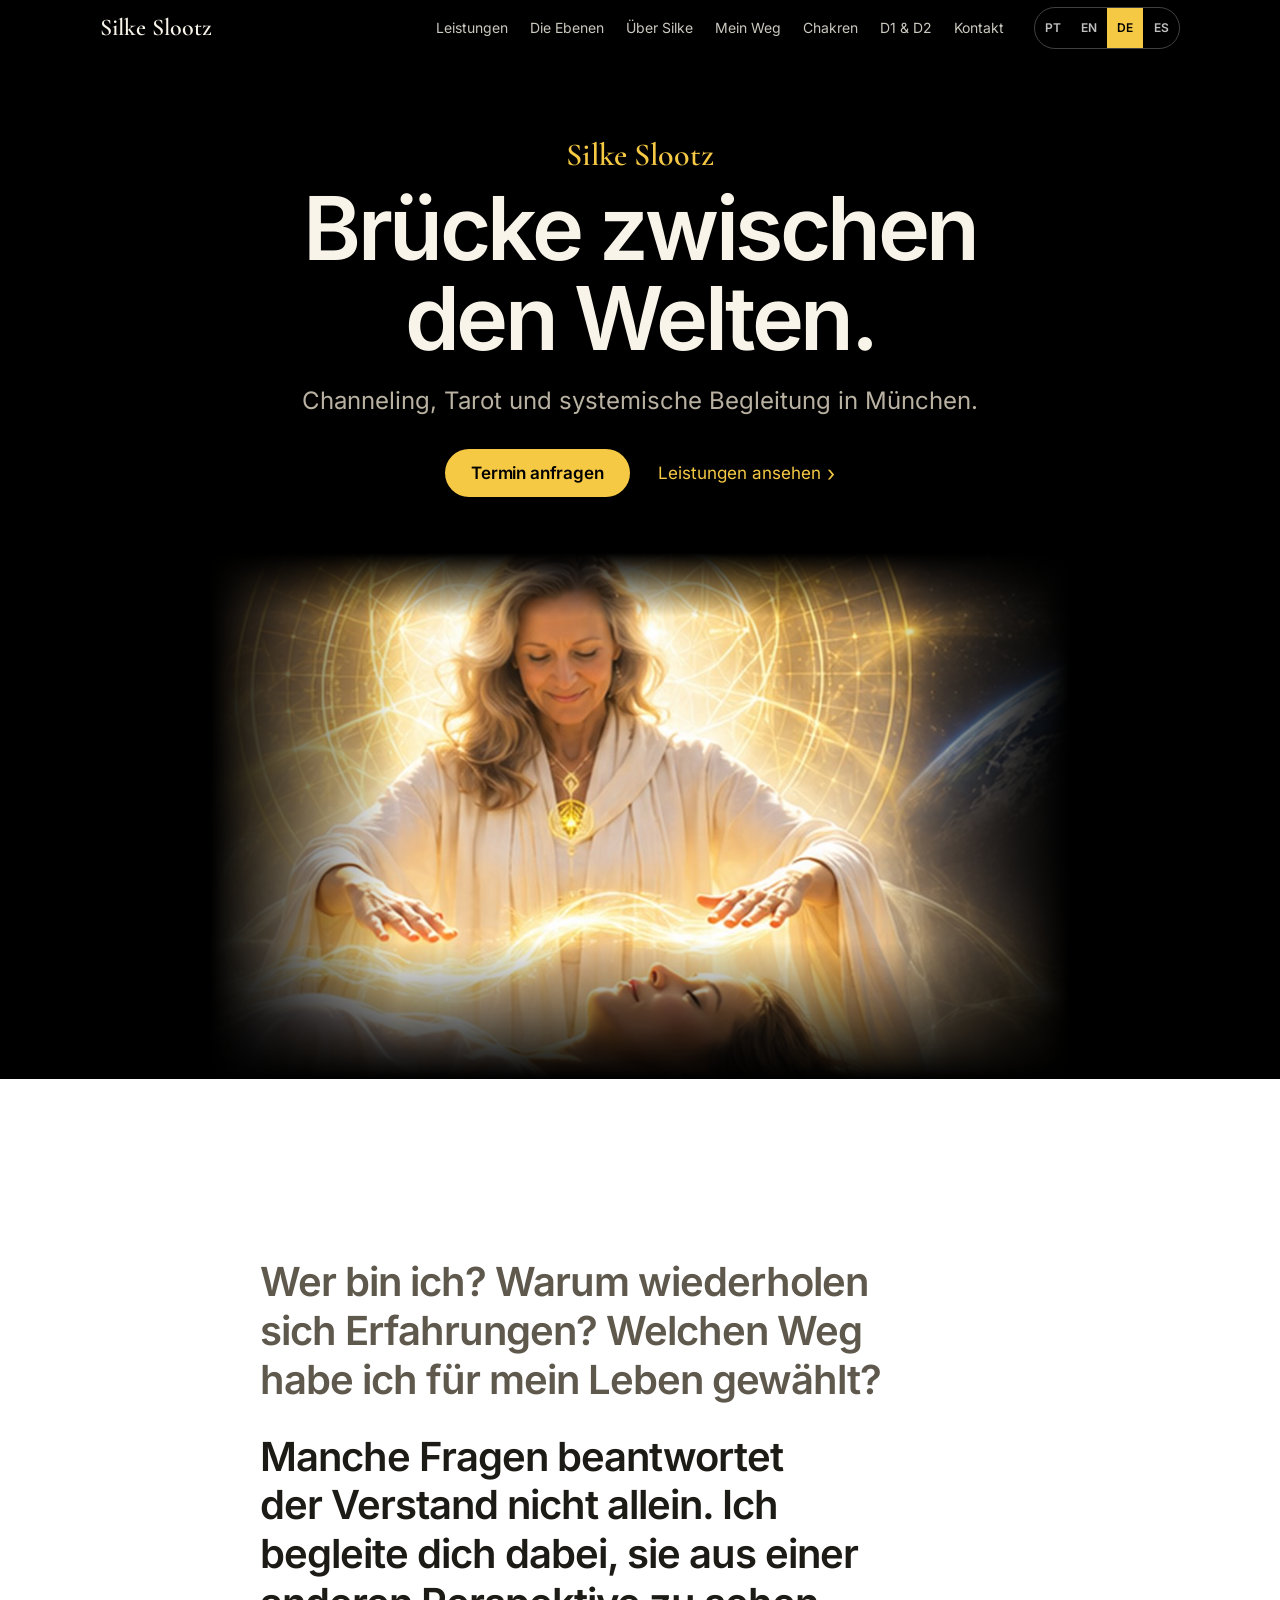
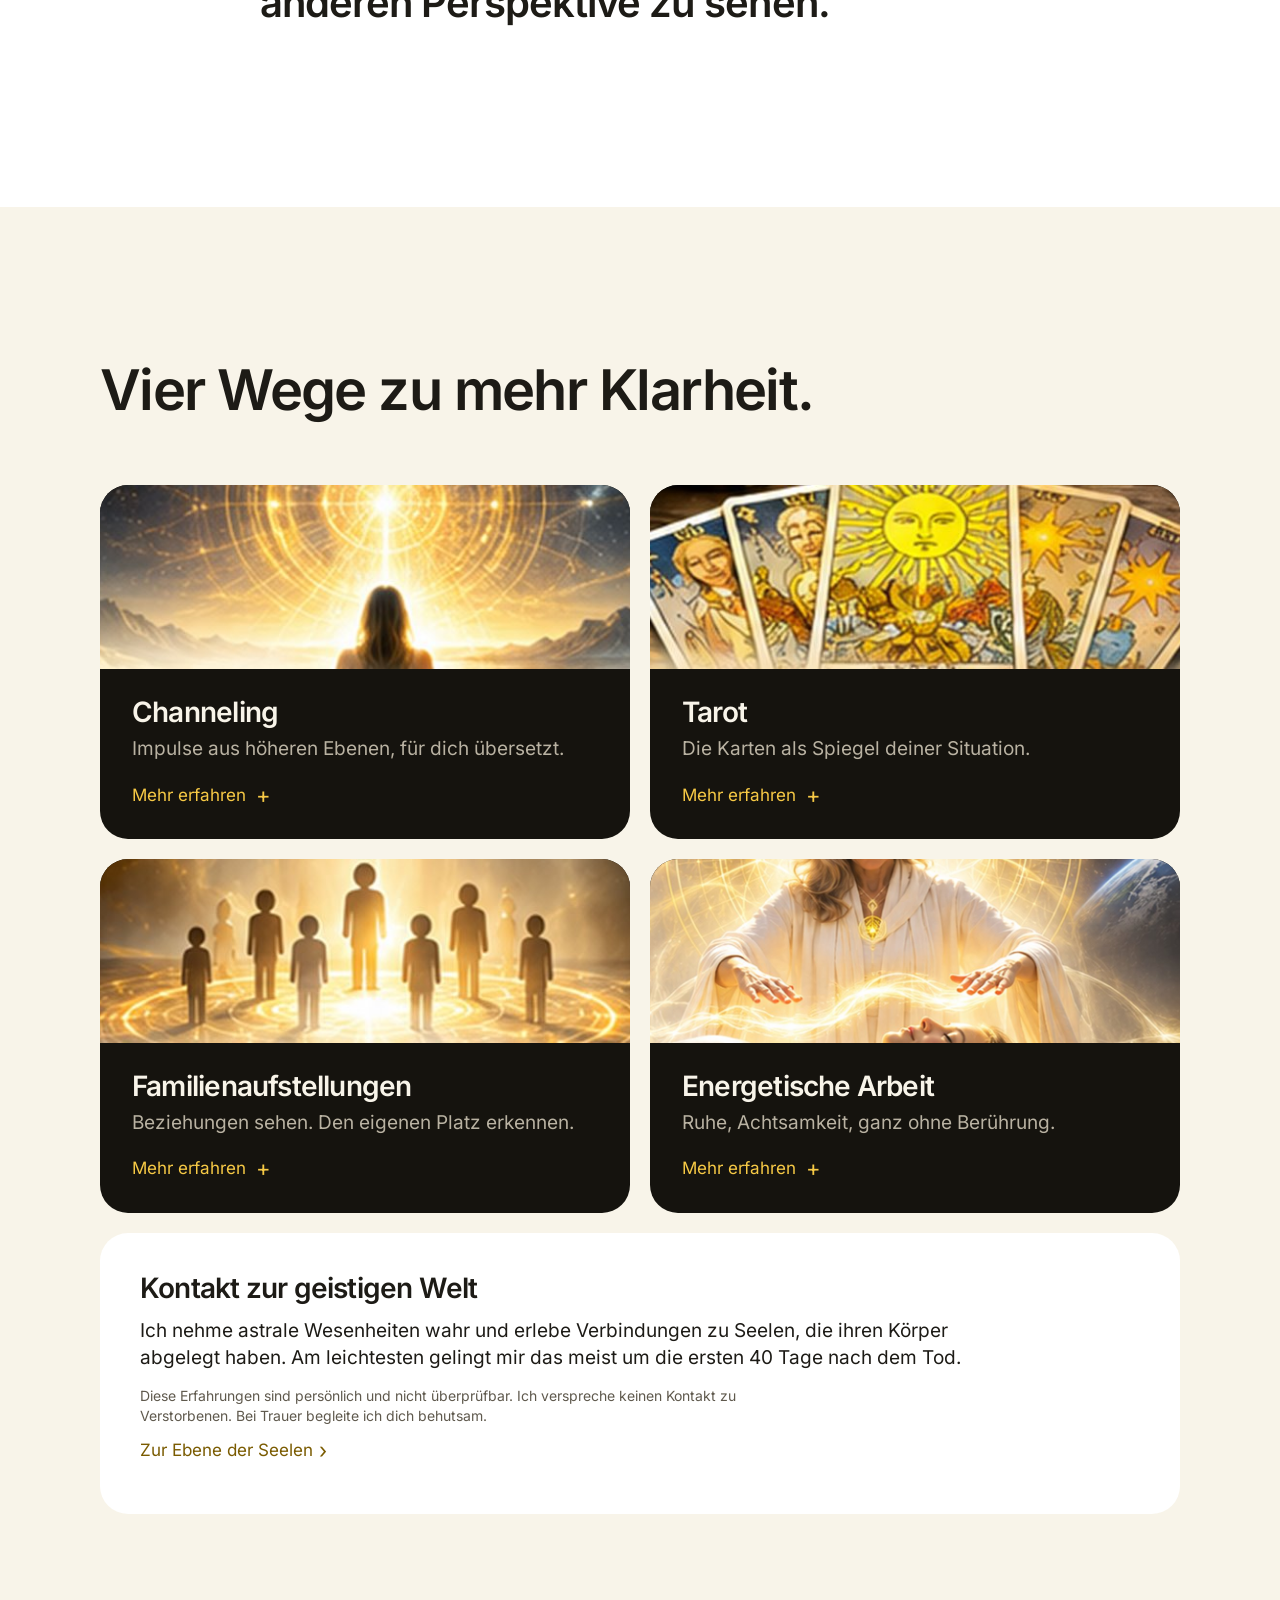
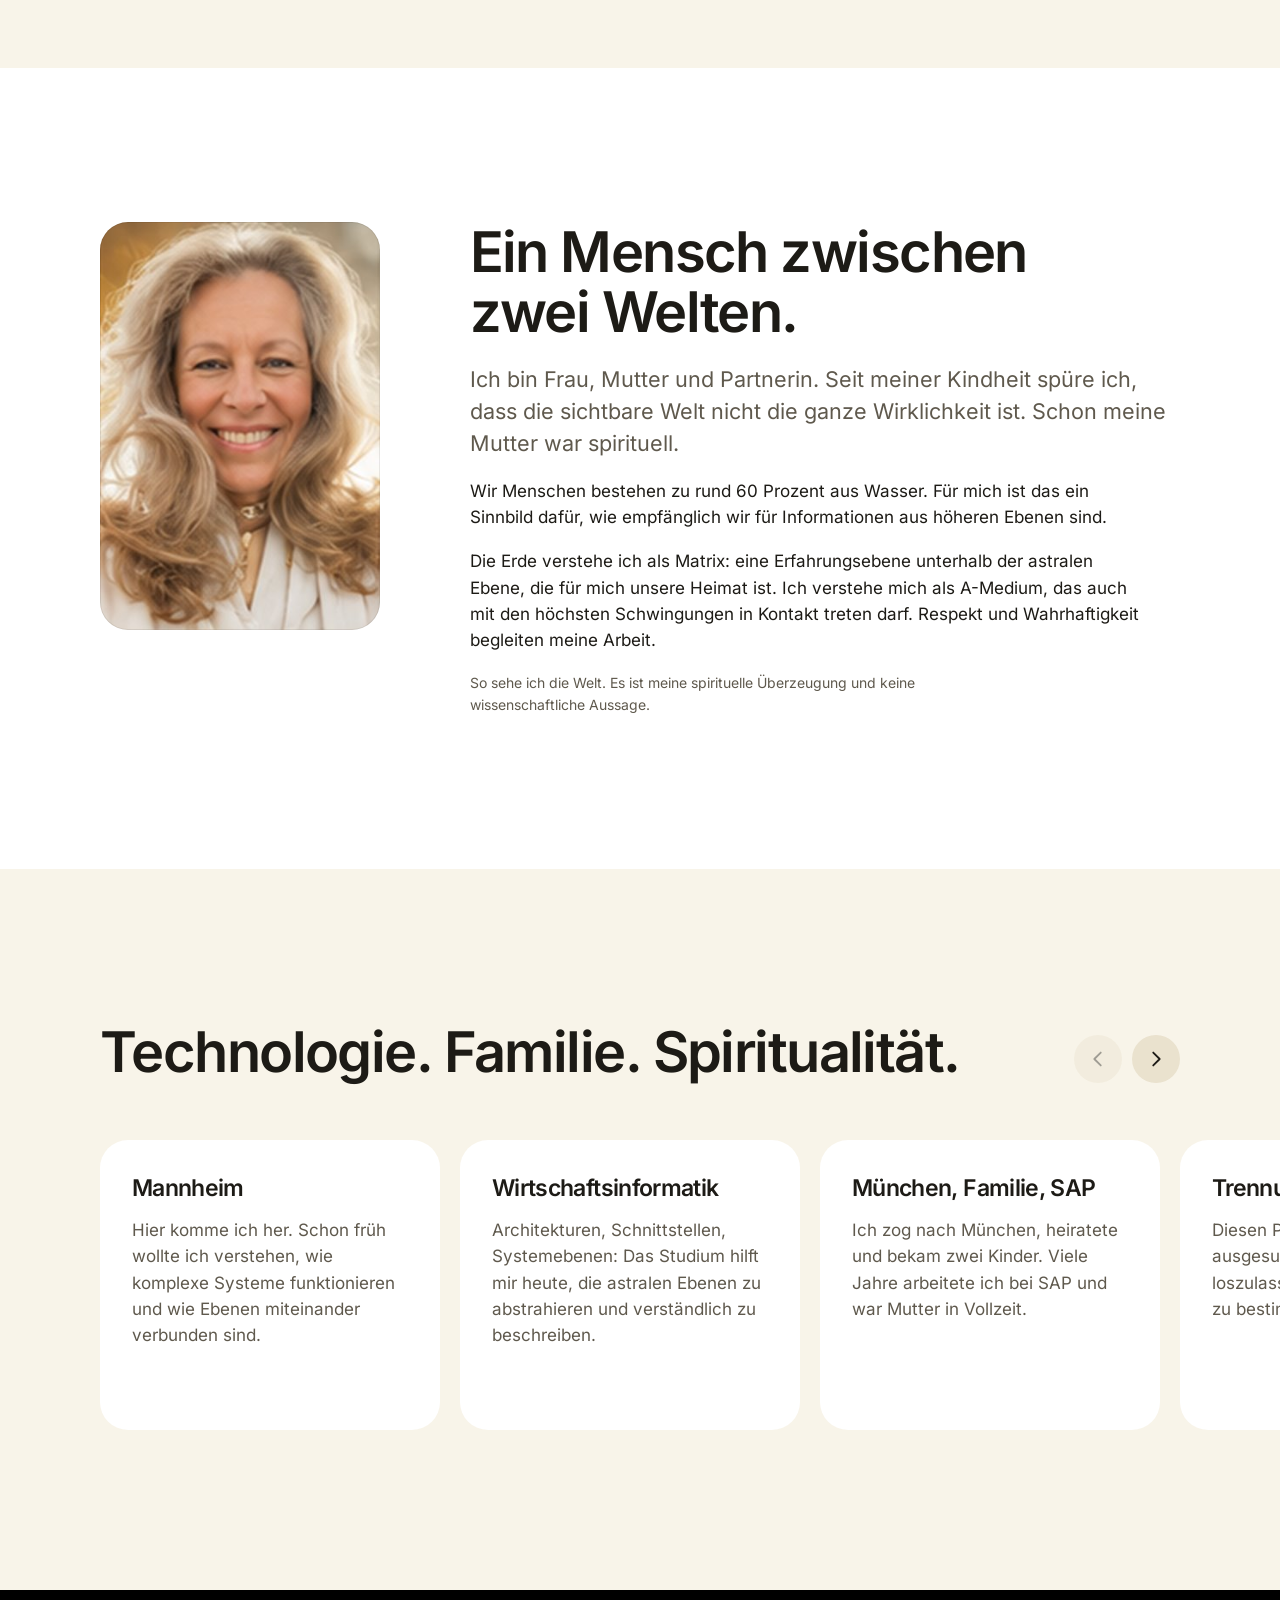
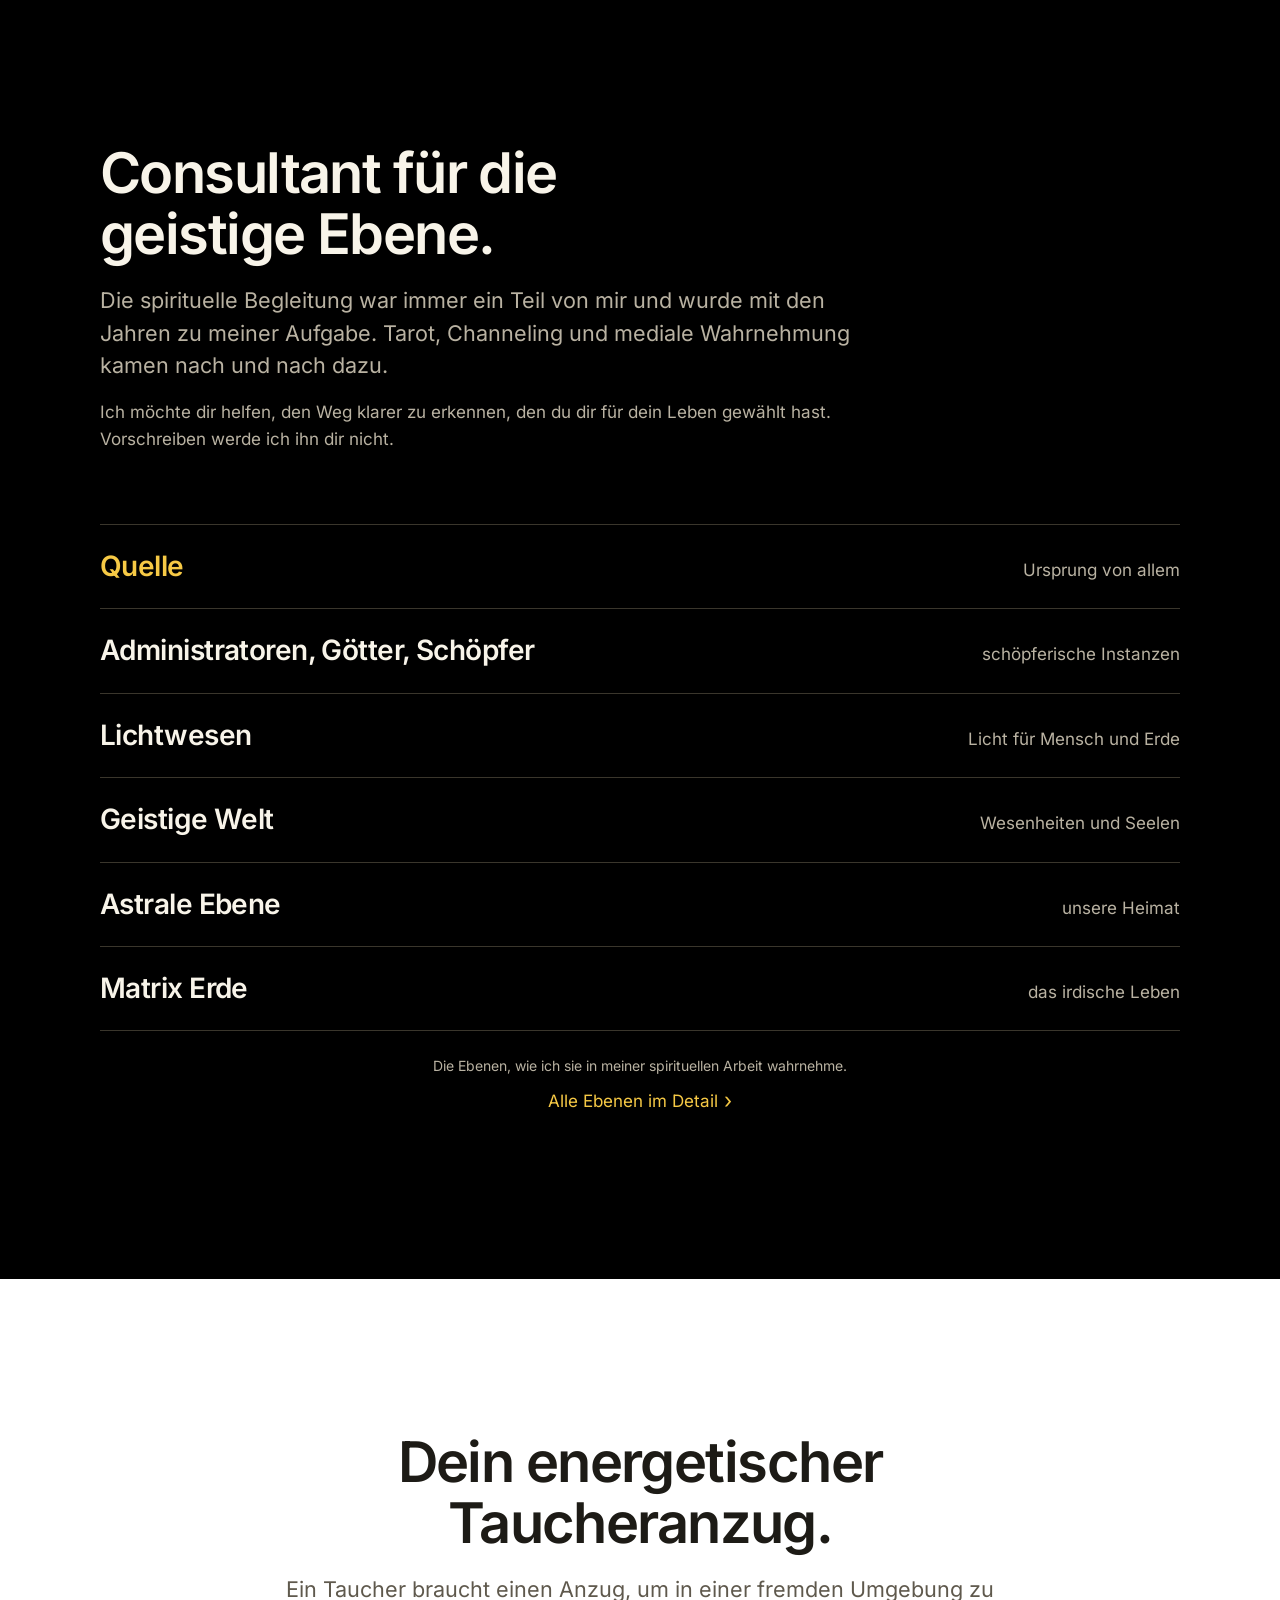
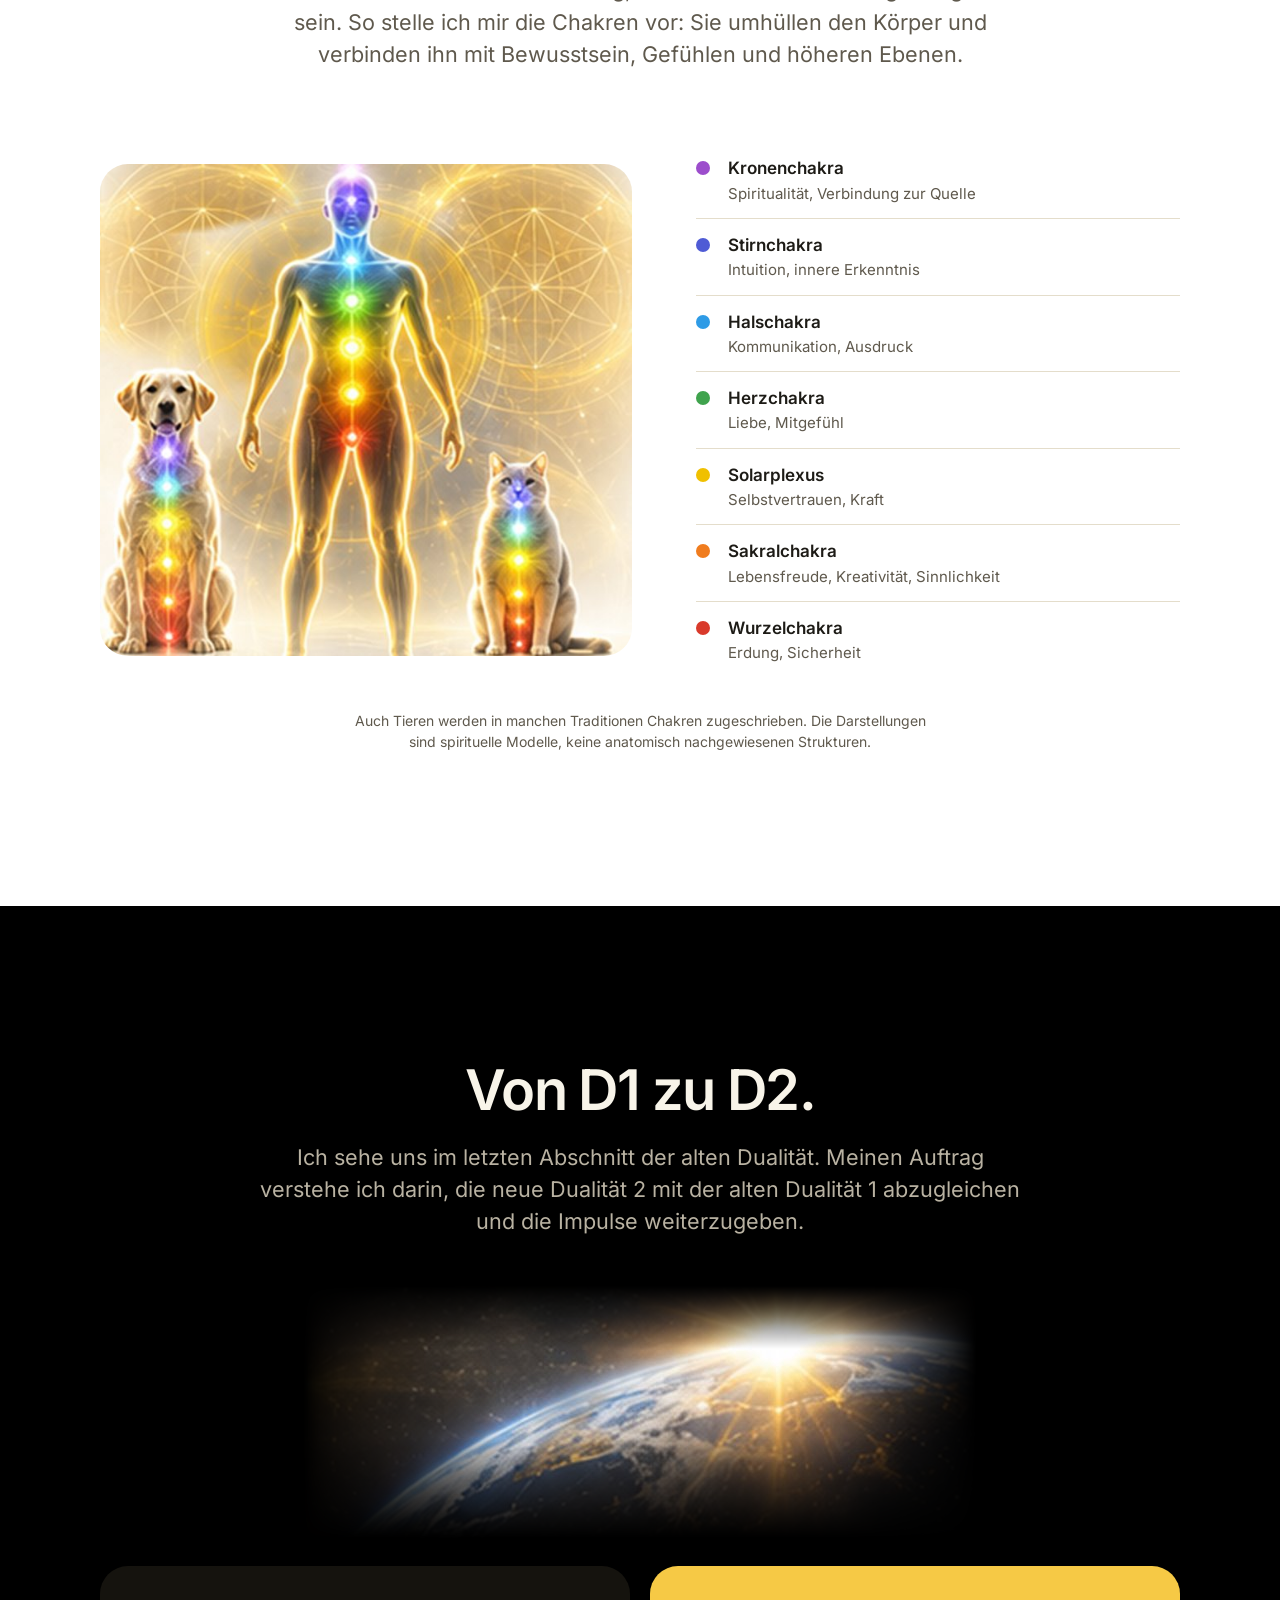
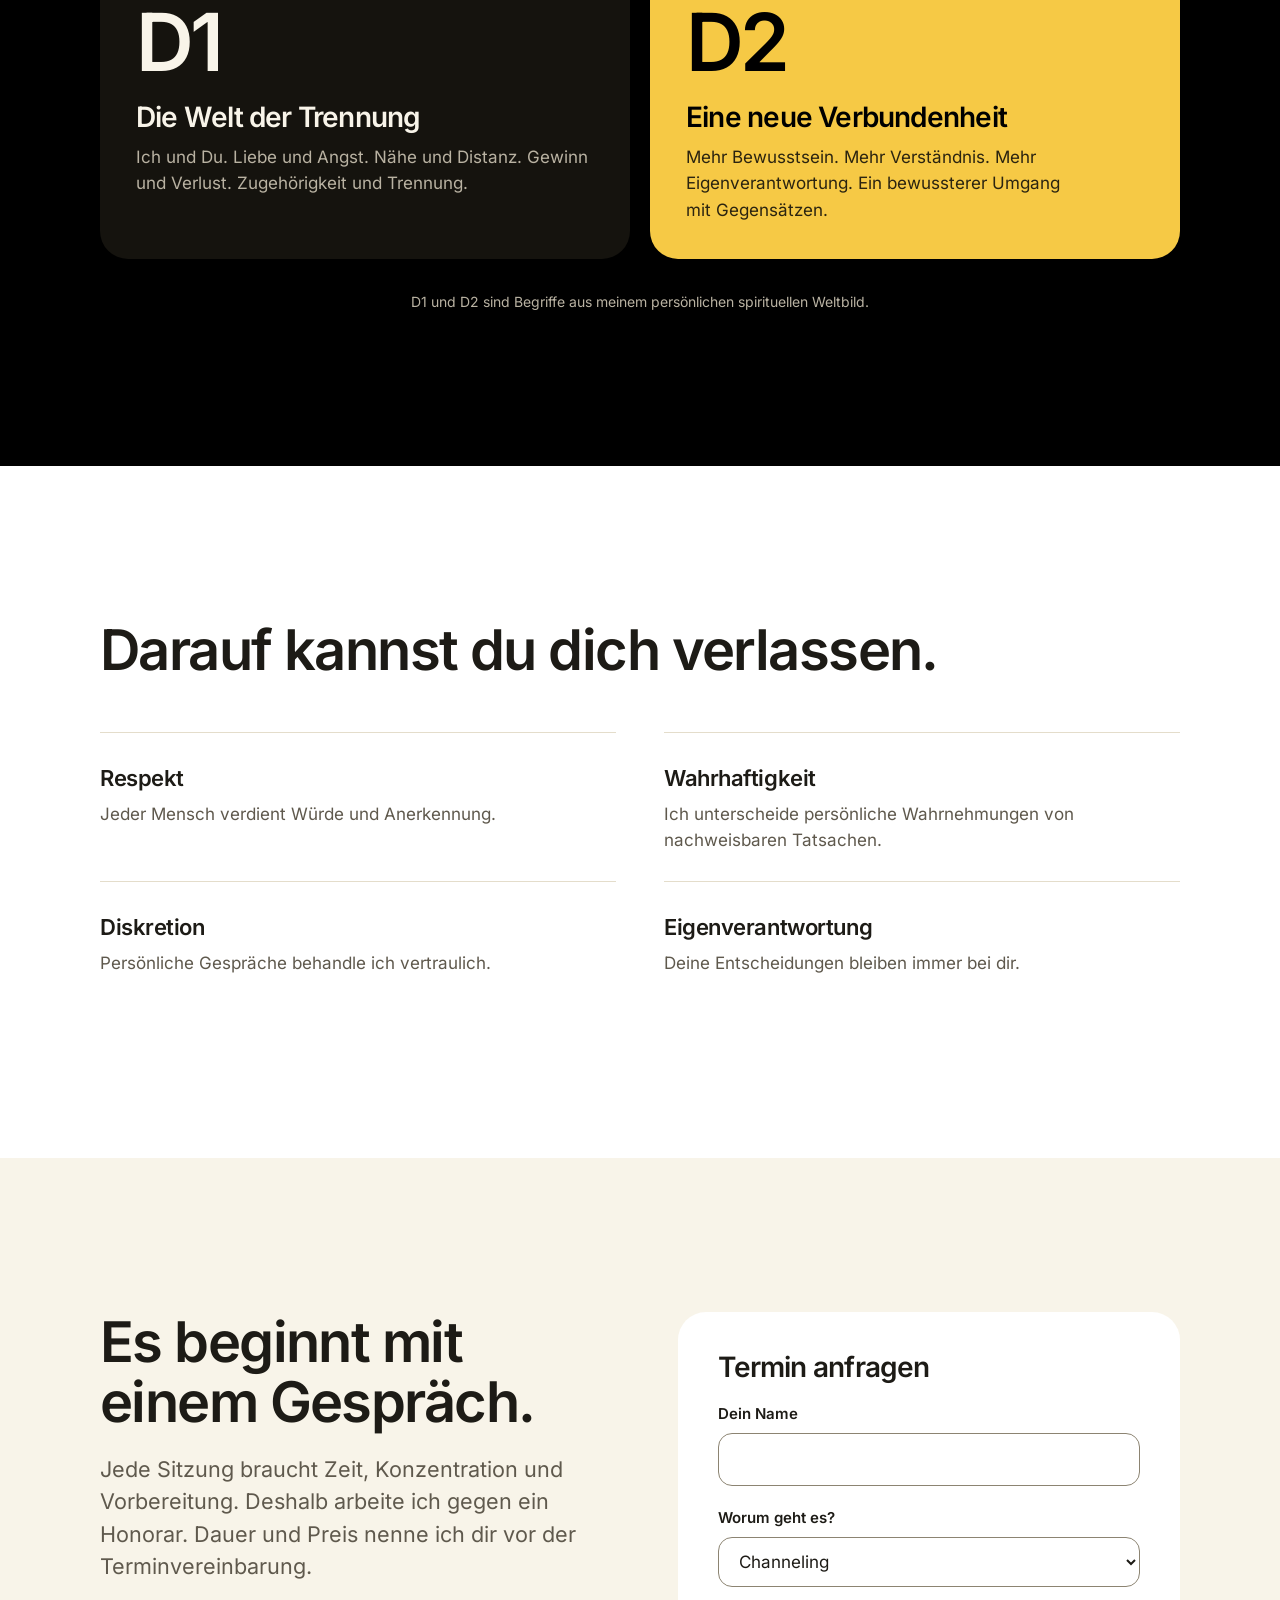
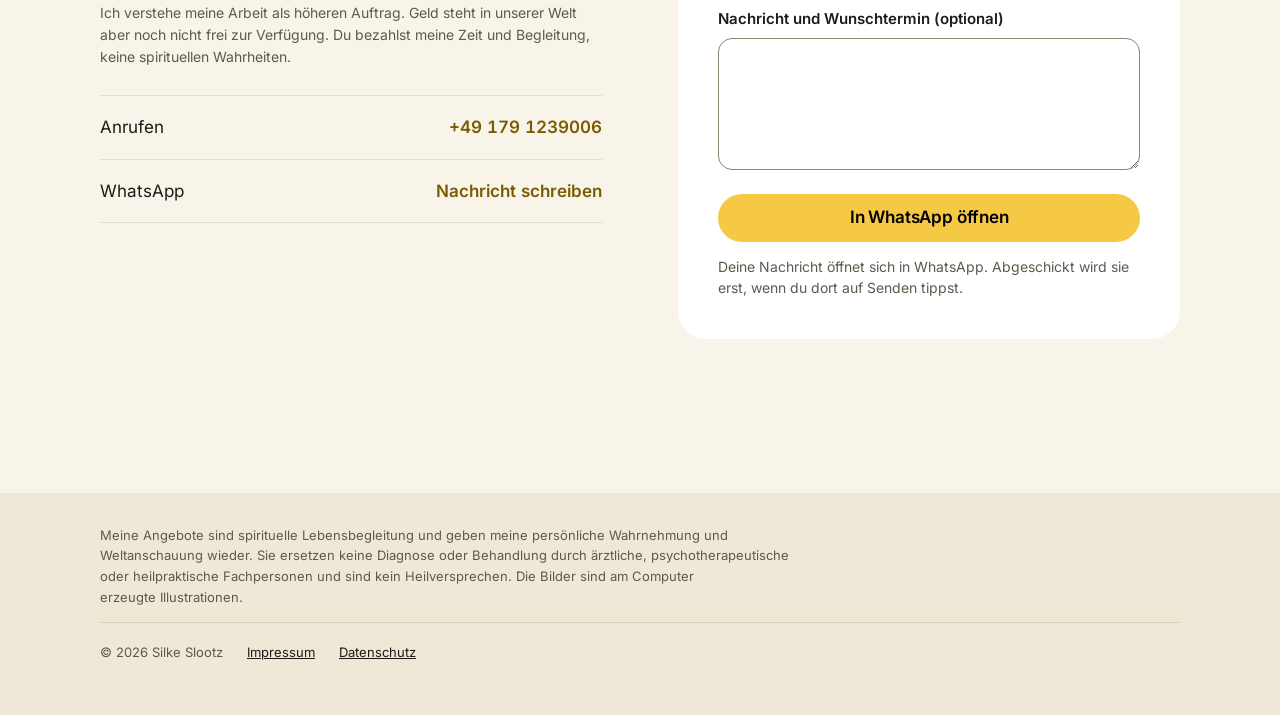
<file: index.html>
<!doctype html>
<html lang="de">
<head>
<meta charset="utf-8">
<meta name="viewport" content="width=device-width, initial-scale=1">
<title>Silke Slootz – Channeling, Tarot und systemische Begleitung in München</title>
<meta name="description" content="Silke Slootz begleitet dich in München mit Channeling, Tarot, Familienaufstellungen und energetischer Arbeit. Termin per Telefon oder WhatsApp.">
<meta name="theme-color" content="#000000">
<link rel="icon" href="favicon.svg" type="image/svg+xml">
<meta property="og:type" content="website">
<meta property="og:url" content="https://silke-slootz.vercel.app/">
<meta property="og:title" content="Silke Slootz – Brücke zwischen den Welten">
<meta property="og:description" content="Channeling, Tarot und systemische Begleitung in München">
<meta property="og:image" content="https://silke-slootz.vercel.app/images/energiearbeit.jpg">
<link rel="preload" href="fonts/inter.woff2" as="font" type="font/woff2" crossorigin>
<link rel="stylesheet" href="styles.css">
<script>document.documentElement.classList.add("js")</script>
<script src="i18n.js" defer></script>
<script src="app.js" defer></script>
</head>
<body>
<a class="skip" href="#main" data-i18n="skip">Zum Inhalt springen</a>

<header class="header">
  <div class="bar">
    <a class="brand" href="#start">Silke Slootz</a>
    <nav class="nav" id="nav" aria-label="Hauptnavigation" data-i18n-attr="aria-label:nav.label">
      <a href="#leistungen" data-i18n="nav.services">Leistungen</a>
      <a href="index2.html" data-i18n="nav.levels">Die Ebenen</a>
      <a href="#ueber" data-i18n="nav.about">Über Silke</a>
      <a href="#weg" data-i18n="nav.way">Mein Weg</a>
      <a href="#chakren" data-i18n="nav.chakras">Chakren</a>
      <a href="#dualitaet" data-i18n="nav.duality">D1 &amp; D2</a>
      <a href="#kontakt" data-i18n="nav.contact">Kontakt</a>
    </nav>
    <div class="right">
      <div class="lang" role="group" aria-label="Sprache wählen" data-i18n-attr="aria-label:lang.label">
        <button type="button" data-lang="pt" lang="pt" aria-label="PT, Português">PT</button>
        <button type="button" data-lang="en" lang="en" aria-label="EN, English">EN</button>
        <button type="button" data-lang="de" lang="de" aria-label="DE, Deutsch">DE</button>
        <button type="button" data-lang="es" lang="es" aria-label="ES, Español">ES</button>
      </div>
      <button class="burger" type="button" aria-controls="nav" aria-expanded="false" aria-label="Menü" data-i18n-attr="aria-label:nav.menu"><span></span><span></span></button>
    </div>
  </div>
</header>

<main id="main" tabindex="-1">

<section class="hero" id="start">
  <div class="wrap">
    <p class="hero-name">Silke Slootz</p>
    <h1 data-i18n="hero.h">Brücke zwischen den Welten.</h1>
    <p class="hero-sub" data-i18n="hero.p">Channeling, Tarot und systemische Begleitung in München.</p>
    <div class="cta">
      <a class="btn" href="#kontakt" data-i18n="cta.book">Termin anfragen</a>
      <a class="more on-dark" href="#leistungen" data-i18n="cta.services">Leistungen ansehen</a>
    </div>
  </div>
  <img class="hero-img" src="images/energiearbeit.jpg" width="1106" height="676" fetchpriority="high"
       alt="Silke Slootz in weißer Kleidung hält die Hände über eine liegende Person (Illustration)" data-i18n-attr="alt:hero.alt">
</section>

<section class="statement">
  <div class="wrap narrow reveal">
    <p data-i18n="st.p1">Wer bin ich? Warum wiederholen sich Erfahrungen? Welchen Weg habe ich für mein Leben gewählt?</p>
    <p class="strong" data-i18n="st.p2">Manche Fragen beantwortet der Verstand nicht allein. Ich begleite dich dabei, sie aus einer anderen Perspektive zu sehen.</p>
  </div>
</section>

<section class="section paper-2" id="leistungen">
  <div class="wrap">
    <h2 class="reveal" data-i18n="sv.h">Vier Wege zu mehr Klarheit.</h2>
    <div class="bento">

      <article class="tile dark reveal">
        <img src="images/channeling.jpg" width="720" height="188" loading="lazy" alt="Frau blickt auf ein goldenes Licht am Horizont (Illustration)" data-i18n-attr="alt:ch.alt">
        <div class="tile-body">
          <h3 data-i18n="ch.h">Channeling</h3>
          <p data-i18n="ch.p">Impulse aus höheren Ebenen, für dich übersetzt.</p>
          <details><summary data-i18n="more">Mehr erfahren</summary>
            <p data-i18n="ch.d1">Ich verbinde mich mit höheren Energien und wirke wie ein Kanal. Was ich empfange, sind innere Bilder, Worte und Empfindungen. Ich gebe sie dir als Anregung weiter.</p>
            <p data-i18n="ch.d2">Themen: Lebensfragen, Partnerschaft, wiederkehrende Muster, berufliche und private Veränderungen, Sinnfragen, Trauer und Verlust.</p>
          </details>
        </div>
      </article>

      <article class="tile dark reveal">
        <img src="images/tarot.jpg" width="696" height="188" loading="lazy" alt="Aufgefächerte Tarotkarten auf einem Holztisch (Illustration)" data-i18n-attr="alt:ta.alt">
        <div class="tile-body">
          <h3 data-i18n="ta.h">Tarot</h3>
          <p data-i18n="ta.p">Die Karten als Spiegel deiner Situation.</p>
          <details><summary data-i18n="more">Mehr erfahren</summary>
            <p data-i18n="ta.d1">Die Symbolik der Karten hilft, Gedanken zu ordnen und Wünsche oder Konflikte bewusster wahrzunehmen. Themen sind Beziehungen, Entscheidungen, Neuanfänge und deine persönliche Entwicklung.</p>
            <p data-i18n="ta.d2">Die Karten garantieren keine Vorhersagen. Deine Entscheidungen triffst du selbst.</p>
          </details>
        </div>
      </article>

      <article class="tile dark reveal">
        <img src="images/familienaufstellung.jpg" width="720" height="188" loading="lazy" alt="Figuren im Kreis, durch Lichtlinien verbunden (Illustration)" data-i18n-attr="alt:fa.alt">
        <div class="tile-body">
          <h3 data-i18n="fa.h">Familienaufstellungen</h3>
          <p data-i18n="fa.p">Beziehungen sehen. Den eigenen Platz erkennen.</p>
          <details><summary data-i18n="more">Mehr erfahren</summary>
            <p data-i18n="fa.d1">Manche Muster begleiten Familien über Jahre. Die systemisch orientierte Aufstellungsarbeit macht Rollen und Beziehungen sichtbar, damit neue Perspektiven entstehen können.</p>
          </details>
        </div>
      </article>

      <article class="tile dark reveal">
        <img class="focus-hands" src="images/energiearbeit.jpg" width="1106" height="676" loading="lazy" alt="Hände über einer ruhenden Person (Illustration)" data-i18n-attr="alt:en.alt">
        <div class="tile-body">
          <h3 data-i18n="en.h">Energetische Arbeit</h3>
          <p data-i18n="en.p">Ruhe, Achtsamkeit, ganz ohne Berührung.</p>
          <details><summary data-i18n="more">Mehr erfahren</summary>
            <p data-i18n="en.d1">Du liegst bekleidet auf einer Liege. Ich halte meine Hände über Gesicht und Körper, ohne dich zu berühren. Das kann Entspannung und Selbstreflexion unterstützen.</p>
            <p data-i18n="en.d2">Die Sitzung ist kein medizinisches Verfahren und verspricht keine Heilung.</p>
          </details>
        </div>
      </article>

      <article class="tile wide reveal" id="medialitaet">
        <div class="tile-body">
          <h3 data-i18n="me.h">Kontakt zur geistigen Welt</h3>
          <p data-i18n="me.p">Ich nehme astrale Wesenheiten wahr und erlebe Verbindungen zu Seelen, die ihren Körper abgelegt haben. Am leichtesten gelingt mir das meist um die ersten 40 Tage nach dem Tod.</p>
          <p class="small" data-i18n="me.s">Diese Erfahrungen sind persönlich und nicht überprüfbar. Ich verspreche keinen Kontakt zu Verstorbenen. Bei Trauer begleite ich dich behutsam.</p>
          <a class="more" href="index2.html#seelen" data-i18n="me.more">Zur Ebene der Seelen</a>
        </div>
      </article>
    </div>
  </div>
</section>

<section class="section" id="ueber">
  <div class="wrap about">
    <img class="portrait reveal" src="images/portrait.jpg" width="326" height="476" loading="lazy" alt="Porträt von Silke Slootz" data-i18n-attr="alt:ab.alt">
    <div class="reveal">
      <h2 data-i18n="ab.h">Ein Mensch zwischen zwei Welten.</h2>
      <p class="lead" data-i18n="ab.p1">Ich bin Frau, Mutter und Partnerin. Seit meiner Kindheit spüre ich, dass die sichtbare Welt nicht die ganze Wirklichkeit ist. Schon meine Mutter war spirituell.</p>
      <p data-i18n="ab.p2">Wir Menschen bestehen zu rund 60 Prozent aus Wasser. Für mich ist das ein Sinnbild dafür, wie empfänglich wir für Informationen aus höheren Ebenen sind.</p>
      <p data-i18n="ab.p3">Die Erde verstehe ich als Matrix: eine Erfahrungsebene unterhalb der astralen Ebene, die für mich unsere Heimat ist. Ich verstehe mich als A-Medium, das auch mit den höchsten Schwingungen in Kontakt treten darf. Respekt und Wahrhaftigkeit begleiten meine Arbeit.</p>
      <p class="small" data-i18n="ab.s">So sehe ich die Welt. Es ist meine spirituelle Überzeugung und keine wissenschaftliche Aussage.</p>
    </div>
  </div>
</section>

<section class="section paper-2" id="weg">
  <div class="wrap gallery-head">
    <h2 class="reveal" data-i18n="wy.h">Technologie. Familie. Spiritualität.</h2>
    <div class="arrows">
      <button type="button" data-scroll="-1" aria-label="Zurück" data-i18n-attr="aria-label:prev"><svg viewBox="0 0 24 24" aria-hidden="true"><path d="M15 5l-7 7 7 7"/></svg></button>
      <button type="button" data-scroll="1" aria-label="Weiter" data-i18n-attr="aria-label:next"><svg viewBox="0 0 24 24" aria-hidden="true"><path d="M9 5l7 7-7 7"/></svg></button>
    </div>
  </div>
  <ol class="gallery" id="gallery" tabindex="0" aria-label="Mein Weg in fünf Stationen" data-i18n-attr="aria-label:wy.label">
    <li><h3 data-i18n="w1.h">Mannheim</h3><p data-i18n="w1.p">Hier komme ich her. Schon früh wollte ich verstehen, wie komplexe Systeme funktionieren und wie Ebenen miteinander verbunden sind.</p></li>
    <li><h3 data-i18n="w2.h">Wirtschaftsinformatik</h3><p data-i18n="w2.p">Architekturen, Schnittstellen, Systemebenen: Das Studium hilft mir heute, die astralen Ebenen zu abstrahieren und verständlich zu beschreiben.</p></li>
    <li><h3 data-i18n="w3.h">München, Familie, SAP</h3><p data-i18n="w3.p">Ich zog nach München, heiratete und bekam zwei Kinder. Viele Jahre arbeitete ich bei SAP und war Mutter in Vollzeit.</p></li>
    <li><h3 data-i18n="w4.h">Trennung</h3><p data-i18n="w4.p">Diesen Prozess habe ich mir nicht ausgesucht. Ich lernte, Vertrautes loszulassen und meinen Weg neu zu bestimmen.</p></li>
    <li><h3 data-i18n="w5.h">Heute</h3><p data-i18n="w5.p">Ich lebe in München, habe einen Partner aus Wien und arbeite wieder in einer Softwarefirma. Beide Welten gehören für mich zusammen.</p></li>
  </ol>
</section>

<section class="section stage" id="berufung">
  <div class="wrap">
    <div class="narrow reveal">
      <h2 data-i18n="ca.h">Consultant für die geistige Ebene.</h2>
      <p class="lead" data-i18n="ca.p1">Die spirituelle Begleitung war immer ein Teil von mir und wurde mit den Jahren zu meiner Aufgabe. Tarot, Channeling und mediale Wahrnehmung kamen nach und nach dazu.</p>
      <p data-i18n="ca.p2">Ich möchte dir helfen, den Weg klarer zu erkennen, den du dir für dein Leben gewählt hast. Vorschreiben werde ich ihn dir nicht.</p>
    </div>
    <ol class="levels reveal">
      <li><a href="index2.html#quelle"><strong data-i18n="l1.h">Quelle</strong><span data-i18n="l1.p">Ursprung von allem</span></a></li>
      <li><a href="index2.html#schoepfer"><strong data-i18n="l2.h">Administratoren, Götter, Schöpfer</strong><span data-i18n="l2.p">schöpferische Instanzen</span></a></li>
      <li><a href="index2.html#lichtwesen"><strong data-i18n="lx.h">Lichtwesen</strong><span data-i18n="lx.p">Licht für Mensch und Erde</span></a></li>
      <li><a href="index2.html#seelen"><strong data-i18n="l3.h">Geistige Welt</strong><span data-i18n="l3.p">Wesenheiten und Seelen</span></a></li>
      <li><a href="index2.html#astral"><strong data-i18n="l4.h">Astrale Ebene</strong><span data-i18n="l4.p">unsere Heimat</span></a></li>
      <li><a href="index2.html#erde"><strong data-i18n="l5.h">Matrix Erde</strong><span data-i18n="l5.p">das irdische Leben</span></a></li>
    </ol>
    <p class="small center" data-i18n="l.s">Die Ebenen, wie ich sie in meiner spirituellen Arbeit wahrnehme.</p>
    <p class="center"><a class="more on-dark" href="index2.html" data-i18n="l.more">Alle Ebenen im Detail</a></p>
  </div>
</section>

<section class="section" id="chakren">
  <div class="wrap">
    <div class="narrow center reveal">
      <h2 data-i18n="ck.h">Dein energetischer Taucheranzug.</h2>
      <p class="lead" data-i18n="ck.p1">Ein Taucher braucht einen Anzug, um in einer fremden Umgebung zu sein. So stelle ich mir die Chakren vor: Sie umhüllen den Körper und verbinden ihn mit Bewusstsein, Gefühlen und höheren Ebenen.</p>
    </div>
    <div class="chakra">
      <img class="reveal" src="images/chakren.jpg" width="644" height="596" loading="lazy" alt="Mensch, Hund und Katze mit leuchtenden Energiezentren entlang des Körpers (Illustration)" data-i18n-attr="alt:ck.alt">
      <ol class="chakra-list reveal">
        <li style="--c:#9C4DCC"><strong data-i18n="c7.h">Kronenchakra</strong><span data-i18n="c7.p">Spiritualität, Verbindung zur Quelle</span></li>
        <li style="--c:#4F5BD5"><strong data-i18n="c6.h">Stirnchakra</strong><span data-i18n="c6.p">Intuition, innere Erkenntnis</span></li>
        <li style="--c:#2E9BE6"><strong data-i18n="c5.h">Halschakra</strong><span data-i18n="c5.p">Kommunikation, Ausdruck</span></li>
        <li style="--c:#3FA34D"><strong data-i18n="c4.h">Herzchakra</strong><span data-i18n="c4.p">Liebe, Mitgefühl</span></li>
        <li style="--c:#F0C000"><strong data-i18n="c3.h">Solarplexus</strong><span data-i18n="c3.p">Selbstvertrauen, Kraft</span></li>
        <li style="--c:#F07C1E"><strong data-i18n="c2.h">Sakralchakra</strong><span data-i18n="c2.p">Lebensfreude, Kreativität, Sinnlichkeit</span></li>
        <li style="--c:#D93A2B"><strong data-i18n="c1.h">Wurzelchakra</strong><span data-i18n="c1.p">Erdung, Sicherheit</span></li>
      </ol>
    </div>
    <p class="small center" data-i18n="ck.s">Auch Tieren werden in manchen Traditionen Chakren zugeschrieben. Die Darstellungen sind spirituelle Modelle, keine anatomisch nachgewiesenen Strukturen.</p>
  </div>
</section>

<section class="section stage" id="dualitaet">
  <div class="wrap">
    <div class="narrow center reveal">
      <h2 data-i18n="du.h">Von D1 zu D2.</h2>
      <p class="lead" data-i18n="du.p1">Ich sehe uns im letzten Abschnitt der alten Dualität. Meinen Auftrag verstehe ich darin, die neue Dualität 2 mit der alten Dualität 1 abzugleichen und die Impulse weiterzugeben.</p>
    </div>
    <img class="earth reveal" src="images/erde.jpg" width="672" height="252" loading="lazy" alt="Sonnenaufgang über der Erde (Illustration)" data-i18n-attr="alt:du.alt">
    <div class="duo">
      <div class="reveal"><p class="duo-n">D1</p><h3 data-i18n="d1.h">Die Welt der Trennung</h3><p data-i18n="d1.p">Ich und Du. Liebe und Angst. Nähe und Distanz. Gewinn und Verlust. Zugehörigkeit und Trennung.</p></div>
      <div class="reveal"><p class="duo-n">D2</p><h3 data-i18n="d2.h">Eine neue Verbundenheit</h3><p data-i18n="d2.p">Mehr Bewusstsein. Mehr Verständnis. Mehr Eigenverantwortung. Ein bewussterer Umgang mit Gegensätzen.</p></div>
    </div>
    <p class="small center" data-i18n="du.s">D1 und D2 sind Begriffe aus meinem persönlichen spirituellen Weltbild.</p>
  </div>
</section>

<section class="section">
  <div class="wrap">
    <h2 class="reveal" data-i18n="va.h">Darauf kannst du dich verlassen.</h2>
    <dl class="values">
      <div class="reveal"><dt data-i18n="v1.h">Respekt</dt><dd data-i18n="v1.p">Jeder Mensch verdient Würde und Anerkennung.</dd></div>
      <div class="reveal"><dt data-i18n="v2.h">Wahrhaftigkeit</dt><dd data-i18n="v2.p">Ich unterscheide persönliche Wahrnehmungen von nachweisbaren Tatsachen.</dd></div>
      <div class="reveal"><dt data-i18n="v3.h">Diskretion</dt><dd data-i18n="v3.p">Persönliche Gespräche behandle ich vertraulich.</dd></div>
      <div class="reveal"><dt data-i18n="v4.h">Eigenverantwortung</dt><dd data-i18n="v4.p">Deine Entscheidungen bleiben immer bei dir.</dd></div>
    </dl>
  </div>
</section>

<section class="section paper-2" id="kontakt">
  <div class="wrap contact">
    <div class="reveal">
      <h2 data-i18n="co.h">Es beginnt mit einem Gespräch.</h2>
      <p class="lead" data-i18n="co.p">Jede Sitzung braucht Zeit, Konzentration und Vorbereitung. Deshalb arbeite ich gegen ein Honorar. Dauer und Preis nenne ich dir vor der Terminvereinbarung.</p>
      <p class="small" data-i18n="co.s">Ich verstehe meine Arbeit als höheren Auftrag. Geld steht in unserer Welt aber noch nicht frei zur Verfügung. Du bezahlst meine Zeit und Begleitung, keine spirituellen Wahrheiten.</p>
      <ul class="ways">
        <li><a href="tel:+491791239006"><span data-i18n="co.call">Anrufen</span><strong>+49 179 1239006</strong></a></li>
        <li><a href="https://wa.me/491791239006" target="_blank" rel="noopener" data-wa><span>WhatsApp</span><strong data-i18n="co.wa">Nachricht schreiben</strong></a></li>
      </ul>
    </div>
    <form class="form reveal" id="request" novalidate>
      <h3 data-i18n="fo.h">Termin anfragen</h3>
      <div class="field">
        <label for="f-name" data-i18n="fo.name">Dein Name</label>
        <input id="f-name" name="name" autocomplete="name" required aria-describedby="f-name-e">
        <p class="err" id="f-name-e" hidden data-i18n="fo.err">Bitte gib deinen Namen ein.</p>
      </div>
      <div class="field">
        <label for="f-topic" data-i18n="fo.topic">Worum geht es?</label>
        <select id="f-topic" name="topic">
          <option value="ch.h" data-i18n="ch.h">Channeling</option>
          <option value="ta.h" data-i18n="ta.h">Tarot</option>
          <option value="fa.h" data-i18n="fa.h">Familienaufstellungen</option>
          <option value="en.h" data-i18n="en.h">Energetische Arbeit</option>
          <option value="me.h" data-i18n="me.h">Kontakt zur geistigen Welt</option>
          <option value="fo.other" data-i18n="fo.other">Allgemeine Frage</option>
        </select>
      </div>
      <div class="field">
        <label for="f-msg" data-i18n="fo.msg">Nachricht und Wunschtermin (optional)</label>
        <textarea id="f-msg" name="message" rows="4"></textarea>
      </div>
      <button class="btn" type="submit" data-i18n="fo.send">In WhatsApp öffnen</button>
      <p class="small" data-i18n="fo.hint">Deine Nachricht öffnet sich in WhatsApp. Abgeschickt wird sie erst, wenn du dort auf Senden tippst.</p>
      <p class="status" role="status" aria-live="polite"></p>
    </form>
  </div>
</section>

</main>

<footer class="footer">
  <div class="wrap">
    <p data-i18n="ft.d">Meine Angebote sind spirituelle Lebensbegleitung und geben meine persönliche Wahrnehmung und Weltanschauung wieder. Sie ersetzen keine Diagnose oder Behandlung durch ärztliche, psychotherapeutische oder heilpraktische Fachpersonen und sind kein Heilversprechen. Die Bilder sind am Computer erzeugte Illustrationen.</p>
    <div class="footer-row">
      <span>© 2026 Silke Slootz</span>
      <a href="impressum.html" data-i18n="ft.imp">Impressum</a>
      <a href="datenschutz.html" data-i18n="ft.priv">Datenschutz</a>
    </div>
  </div>
</footer>

<div class="dock away" id="dock">
  <a href="tel:+491791239006" data-i18n="co.call">Anrufen</a>
  <a href="https://wa.me/491791239006" target="_blank" rel="noopener" data-wa>WhatsApp</a>
  <a class="btn" href="#kontakt" data-i18n="dock.book">Termin</a>
</div>
</body>
</html>
</file>
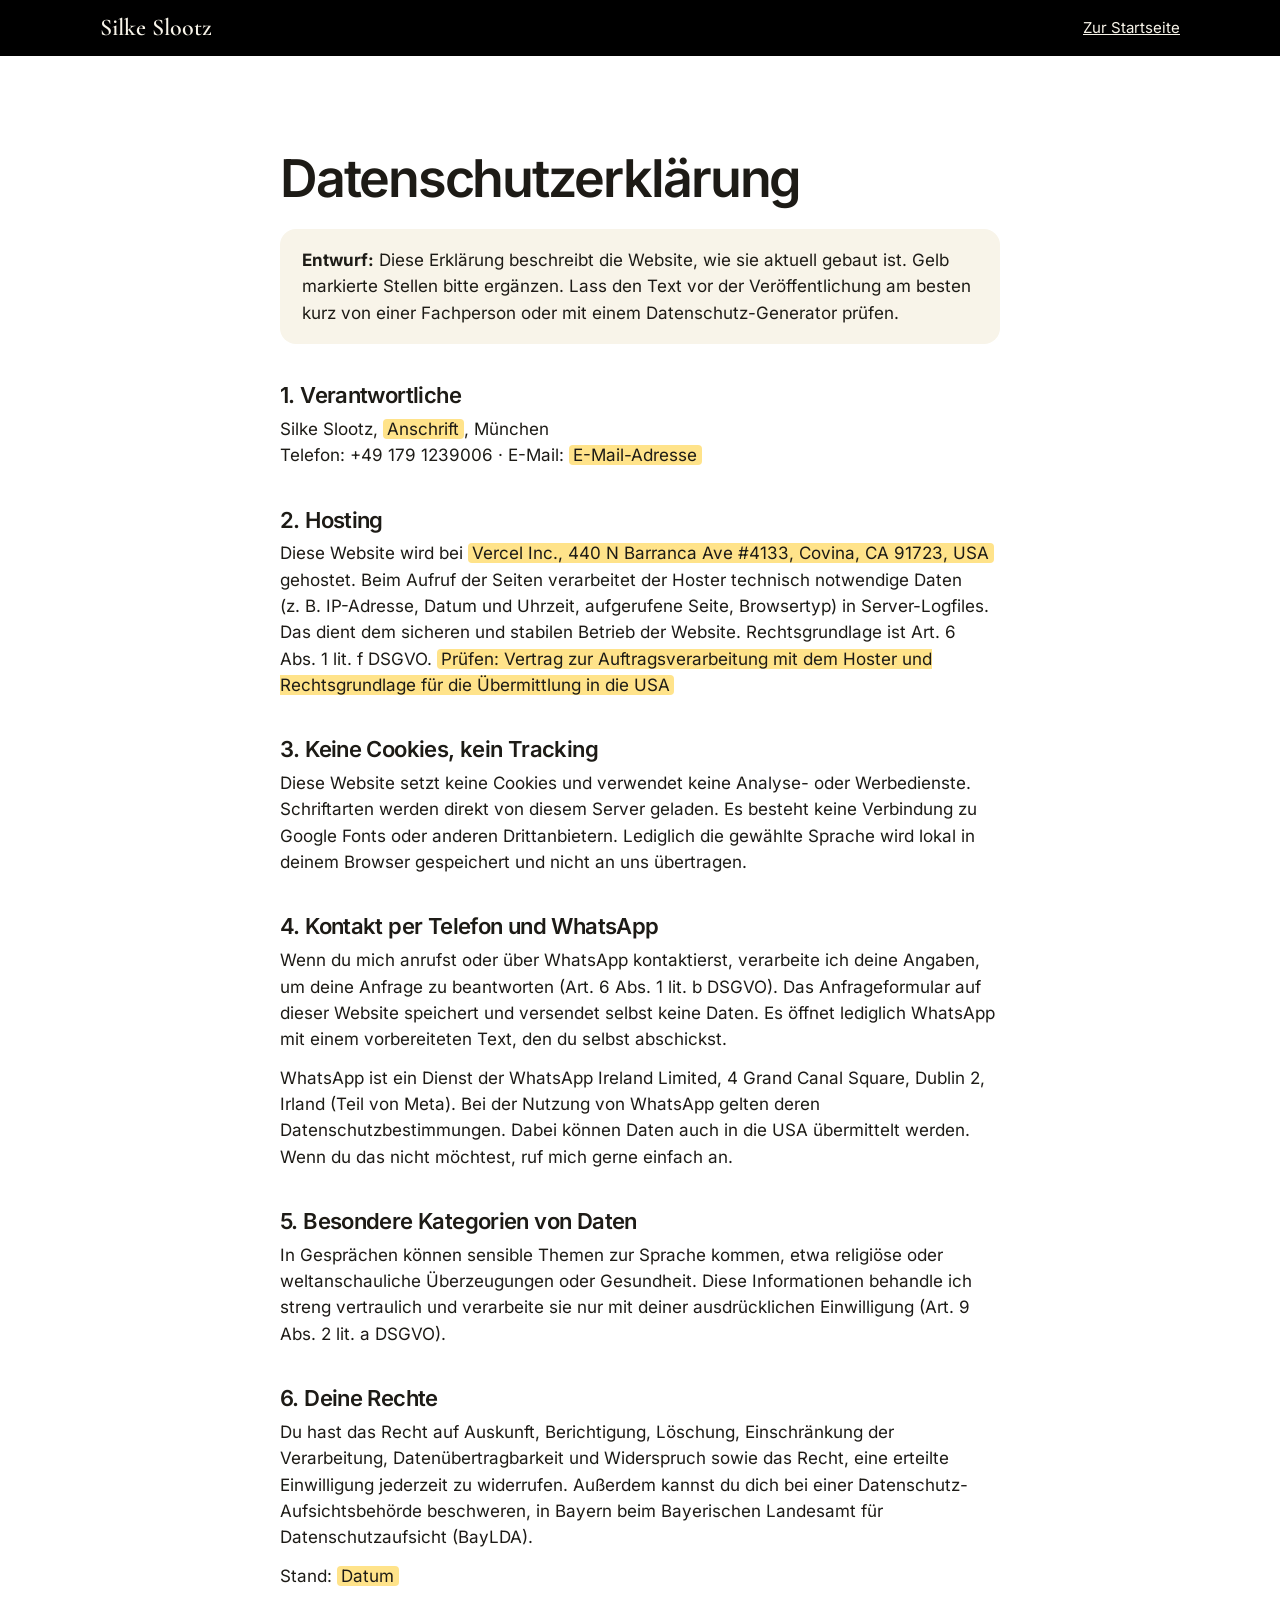
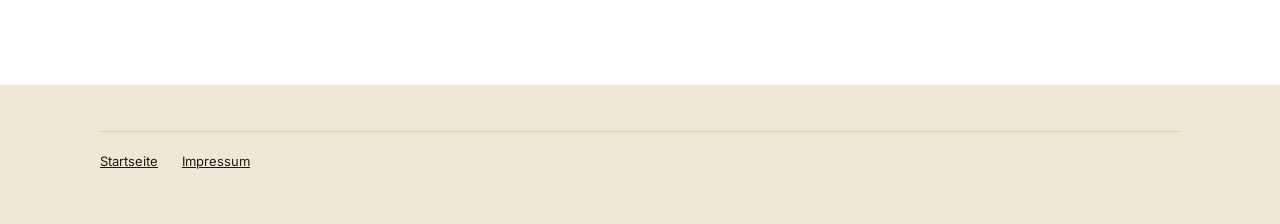
<file: datenschutz.html>
<!doctype html>
<html lang="de">
<head>
<meta charset="utf-8">
<meta name="viewport" content="width=device-width, initial-scale=1">
<title>Datenschutz – Silke Slootz</title>
<meta name="robots" content="noindex">
<link rel="icon" href="favicon.svg" type="image/svg+xml">
<link rel="stylesheet" href="styles.css">
<link rel="stylesheet" href="legal.css">
</head>
<body class="legal">
<header class="header"><div class="bar"><a class="brand" href="index.html">Silke Slootz</a><a class="back" href="index.html">Zur Startseite</a></div></header>
<main>
  <h1>Datenschutzerklärung</h1>
  <p class="box"><strong>Entwurf:</strong> Diese Erklärung beschreibt die Website, wie sie aktuell gebaut ist. Gelb markierte Stellen bitte ergänzen. Lass den Text vor der Veröffentlichung am besten kurz von einer Fachperson oder mit einem Datenschutz-Generator prüfen.</p>

  <h2>1. Verantwortliche</h2>
  <p>Silke Slootz, <span class="todo">Anschrift</span>, München<br>
  Telefon: +49 179 1239006 · E-Mail: <span class="todo">E-Mail-Adresse</span></p>

  <h2>2. Hosting</h2>
  <p>Diese Website wird bei <span class="todo">Vercel Inc., 440 N Barranca Ave #4133, Covina, CA 91723, USA</span> gehostet. Beim Aufruf der Seiten verarbeitet der Hoster technisch notwendige Daten (z.&nbsp;B. IP-Adresse, Datum und Uhrzeit, aufgerufene Seite, Browsertyp) in Server-Logfiles. Das dient dem sicheren und stabilen Betrieb der Website. Rechtsgrundlage ist Art.&nbsp;6 Abs.&nbsp;1 lit.&nbsp;f DSGVO. <span class="todo">Prüfen: Vertrag zur Auftragsverarbeitung mit dem Hoster und Rechtsgrundlage für die Übermittlung in die USA</span></p>

  <h2>3. Keine Cookies, kein Tracking</h2>
  <p>Diese Website setzt keine Cookies und verwendet keine Analyse- oder Werbedienste. Schriftarten werden direkt von diesem Server geladen. Es besteht keine Verbindung zu Google Fonts oder anderen Drittanbietern. Lediglich die gewählte Sprache wird lokal in deinem Browser gespeichert und nicht an uns übertragen.</p>

  <h2>4. Kontakt per Telefon und WhatsApp</h2>
  <p>Wenn du mich anrufst oder über WhatsApp kontaktierst, verarbeite ich deine Angaben, um deine Anfrage zu beantworten (Art.&nbsp;6 Abs.&nbsp;1 lit.&nbsp;b DSGVO). Das Anfrageformular auf dieser Website speichert und versendet selbst keine Daten. Es öffnet lediglich WhatsApp mit einem vorbereiteten Text, den du selbst abschickst.</p>
  <p>WhatsApp ist ein Dienst der WhatsApp Ireland Limited, 4 Grand Canal Square, Dublin 2, Irland (Teil von Meta). Bei der Nutzung von WhatsApp gelten deren Datenschutzbestimmungen. Dabei können Daten auch in die USA übermittelt werden. Wenn du das nicht möchtest, ruf mich gerne einfach an.</p>

  <h2>5. Besondere Kategorien von Daten</h2>
  <p>In Gesprächen können sensible Themen zur Sprache kommen, etwa religiöse oder weltanschauliche Überzeugungen oder Gesundheit. Diese Informationen behandle ich streng vertraulich und verarbeite sie nur mit deiner ausdrücklichen Einwilligung (Art.&nbsp;9 Abs.&nbsp;2 lit.&nbsp;a DSGVO).</p>

  <h2>6. Deine Rechte</h2>
  <p>Du hast das Recht auf Auskunft, Berichtigung, Löschung, Einschränkung der Verarbeitung, Datenübertragbarkeit und Widerspruch sowie das Recht, eine erteilte Einwilligung jederzeit zu widerrufen. Außerdem kannst du dich bei einer Datenschutz-Aufsichtsbehörde beschweren, in Bayern beim Bayerischen Landesamt für Datenschutzaufsicht (BayLDA).</p>

  <p>Stand: <span class="todo">Datum</span></p>
</main>
<footer class="footer"><div class="wrap footer-row"><a href="index.html">Startseite</a><a href="impressum.html">Impressum</a></div></footer>
</body>
</html>
</file>
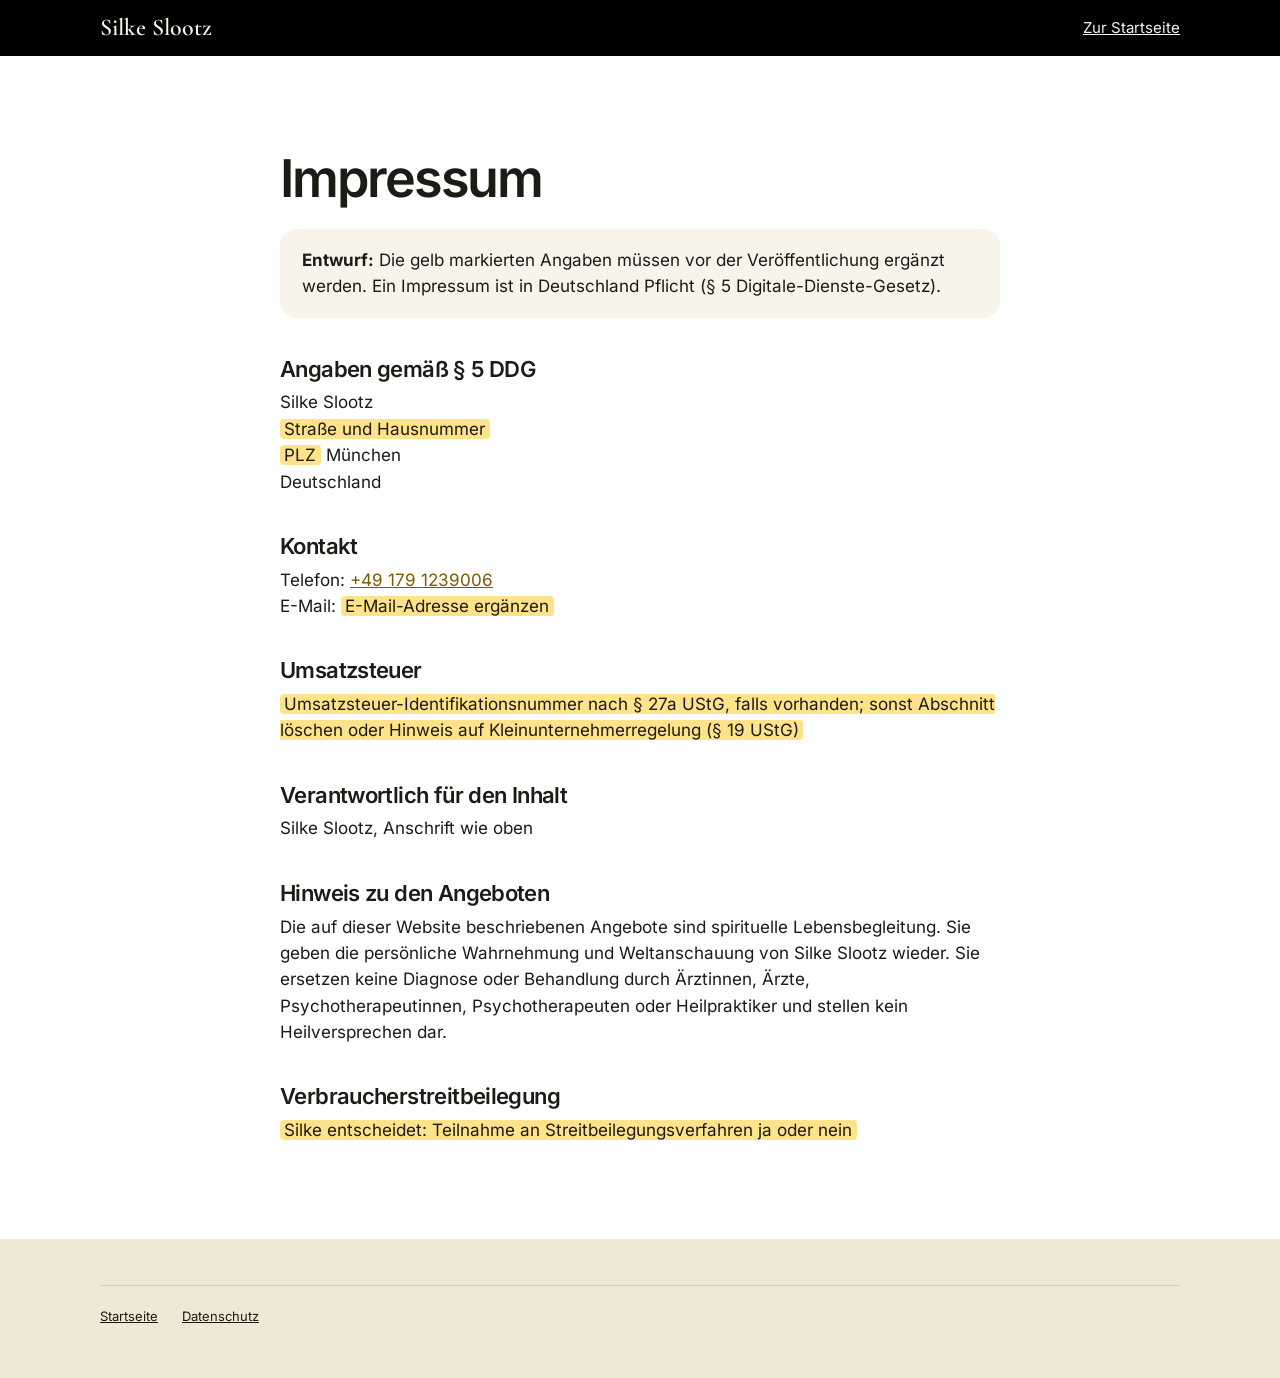
<file: impressum.html>
<!doctype html>
<html lang="de">
<head>
<meta charset="utf-8">
<meta name="viewport" content="width=device-width, initial-scale=1">
<title>Impressum – Silke Slootz</title>
<meta name="robots" content="noindex">
<link rel="icon" href="favicon.svg" type="image/svg+xml">
<link rel="stylesheet" href="styles.css">
<link rel="stylesheet" href="legal.css">
</head>
<body class="legal">
<header class="header"><div class="bar"><a class="brand" href="index.html">Silke Slootz</a><a class="back" href="index.html">Zur Startseite</a></div></header>
<main>
  <h1>Impressum</h1>
  <p class="box"><strong>Entwurf:</strong> Die gelb markierten Angaben müssen vor der Veröffentlichung ergänzt werden. Ein Impressum ist in Deutschland Pflicht (§&nbsp;5 Digitale-Dienste-Gesetz).</p>

  <h2>Angaben gemäß § 5 DDG</h2>
  <p>Silke Slootz<br>
  <span class="todo">Straße und Hausnummer</span><br>
  <span class="todo">PLZ</span> München<br>
  Deutschland</p>

  <h2>Kontakt</h2>
  <p>Telefon: <a href="tel:+491791239006">+49 179 1239006</a><br>
  E-Mail: <span class="todo">E-Mail-Adresse ergänzen</span></p>

  <h2>Umsatzsteuer</h2>
  <p><span class="todo">Umsatzsteuer-Identifikationsnummer nach § 27a UStG, falls vorhanden; sonst Abschnitt löschen oder Hinweis auf Kleinunternehmerregelung (§ 19 UStG)</span></p>

  <h2>Verantwortlich für den Inhalt</h2>
  <p>Silke Slootz, Anschrift wie oben</p>

  <h2>Hinweis zu den Angeboten</h2>
  <p>Die auf dieser Website beschriebenen Angebote sind spirituelle Lebensbegleitung. Sie geben die persönliche Wahrnehmung und Weltanschauung von Silke Slootz wieder. Sie ersetzen keine Diagnose oder Behandlung durch Ärztinnen, Ärzte, Psychotherapeutinnen, Psychotherapeuten oder Heilpraktiker und stellen kein Heilversprechen dar.</p>

  <h2>Verbraucherstreitbeilegung</h2>
  <p><span class="todo">Silke entscheidet: Teilnahme an Streitbeilegungsverfahren ja oder nein</span></p>
</main>
<footer class="footer"><div class="wrap footer-row"><a href="index.html">Startseite</a><a href="datenschutz.html">Datenschutz</a></div></footer>
</body>
</html>
</file>
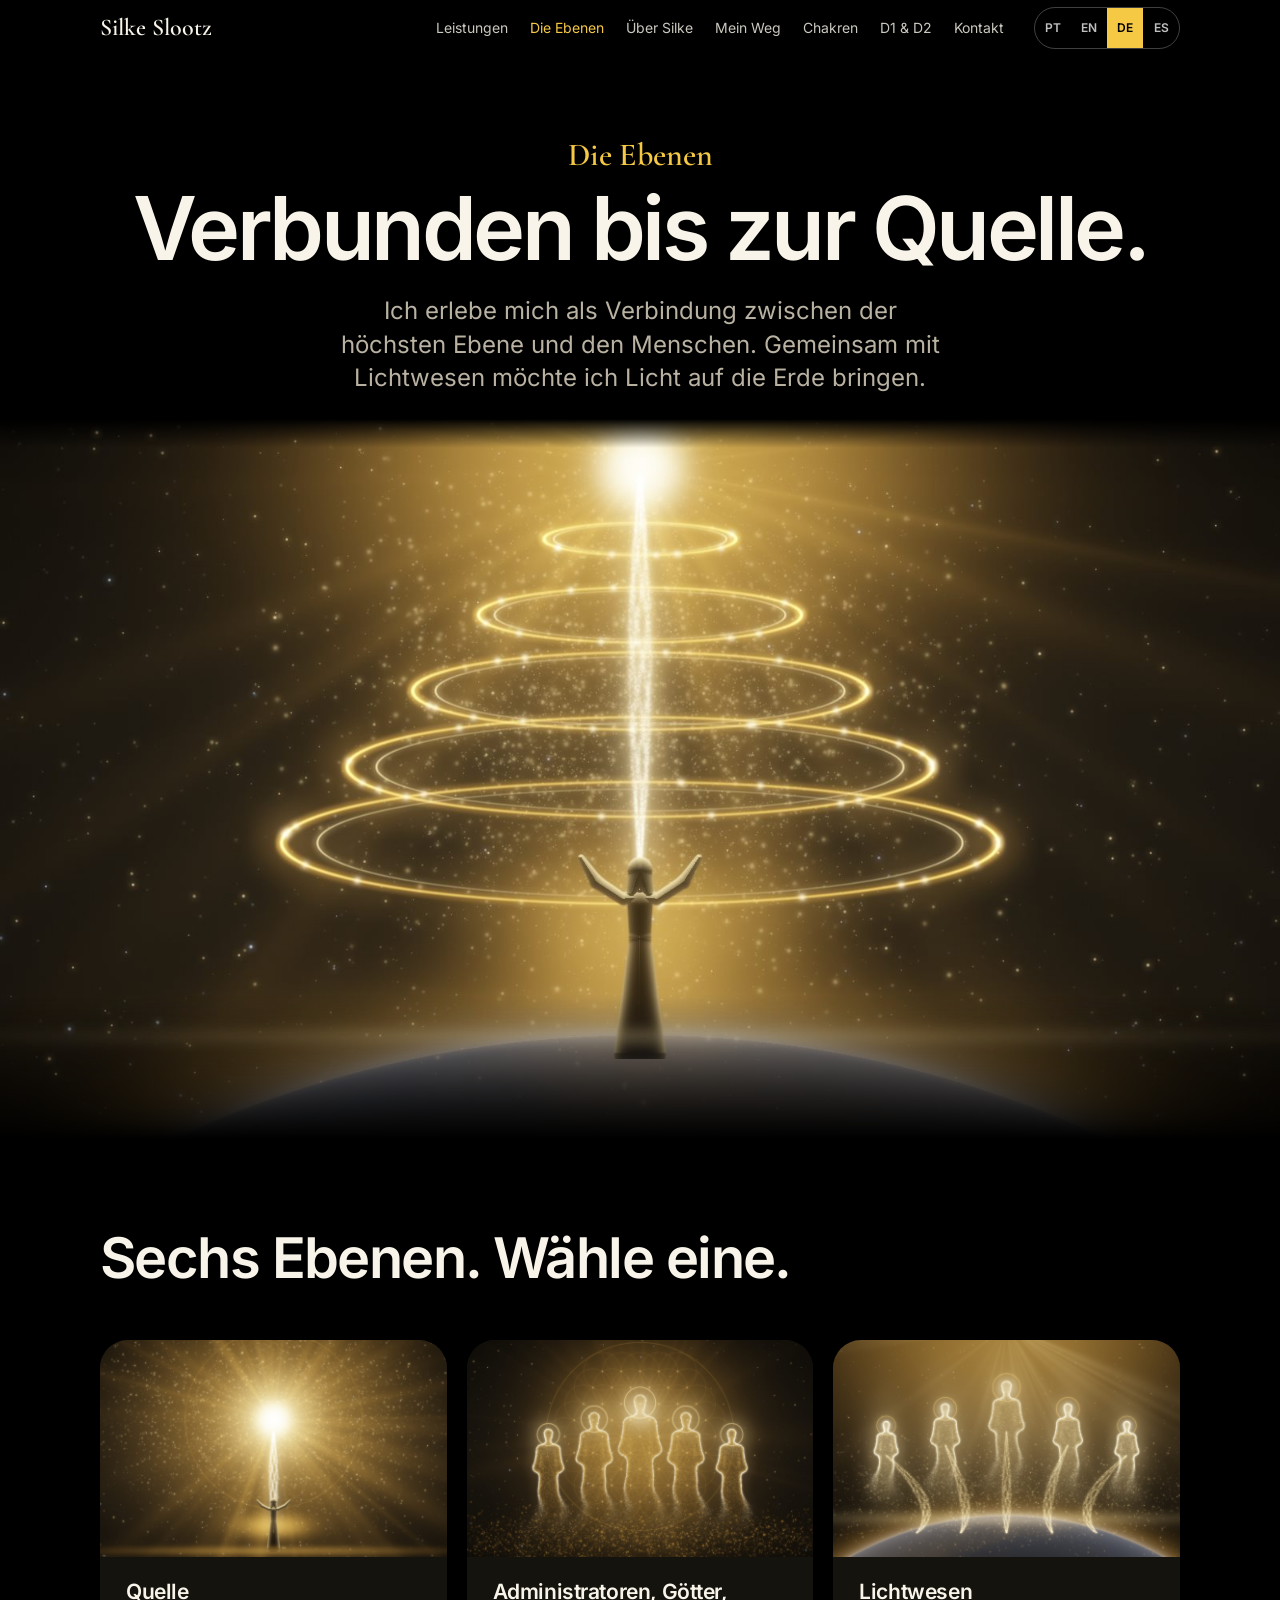
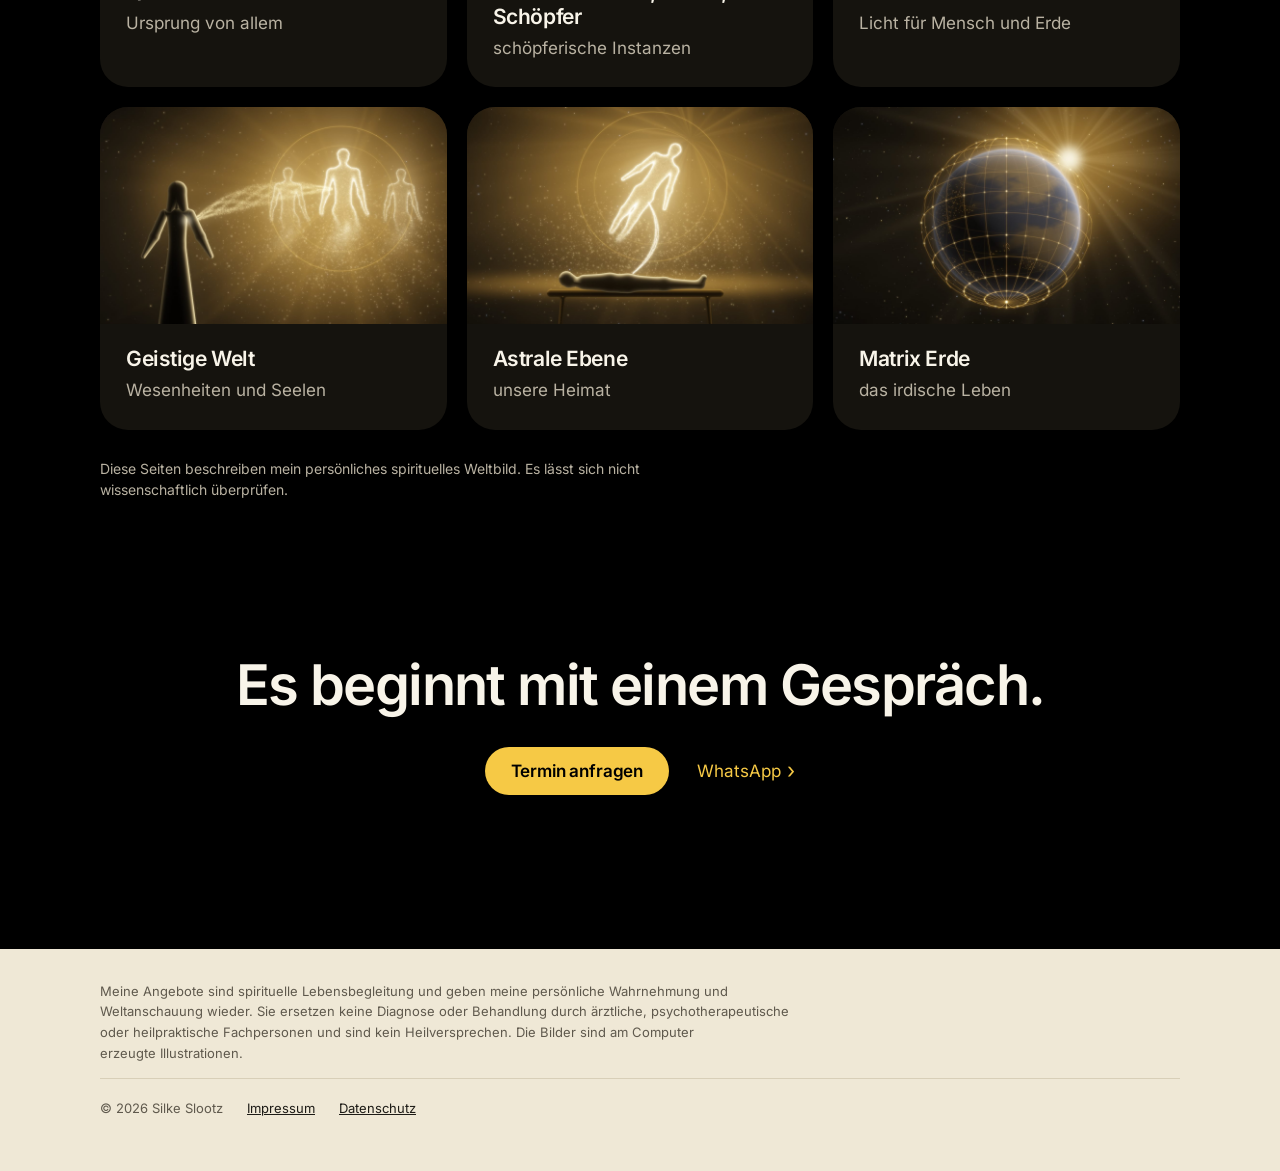
<file: index2.html>
<!doctype html>
<html lang="de">
<head>
<meta charset="utf-8">
<meta name="viewport" content="width=device-width, initial-scale=1">
<title>Die sechs Ebenen – Silke Slootz</title>
<meta name="description" content="Von der Quelle bis zur Matrix Erde: die sechs Ebenen, wie Silke Slootz sie wahrnimmt, und wie sie mit ihnen arbeitet.">
<meta name="theme-color" content="#000000">
<link rel="icon" href="favicon.svg" type="image/svg+xml">
<meta property="og:type" content="website">
<meta property="og:url" content="https://silke-slootz.vercel.app/index2.html">
<meta property="og:title" content="Die sechs Ebenen – Silke Slootz">
<meta property="og:description" content="Von der Quelle bis zur Matrix Erde">
<meta property="og:image" content="https://silke-slootz.vercel.app/images/ebenen.jpg">
<link rel="preload" href="fonts/inter.woff2" as="font" type="font/woff2" crossorigin>
<link rel="stylesheet" href="styles.css">
<script>document.documentElement.classList.add("js")</script>
<script src="i18n.js" defer></script>
<script src="i18n2.js" defer></script>
<script src="app.js" defer></script>
</head>
<body data-meta="meta2">
<a class="skip" href="#main" data-i18n="skip">Zum Inhalt springen</a>

<header class="header">
  <div class="bar">
    <a class="brand" href="index.html">Silke Slootz</a>
    <nav class="nav" id="nav" aria-label="Hauptnavigation" data-i18n-attr="aria-label:nav.label">
      <a href="index.html#leistungen" data-i18n="nav.services">Leistungen</a>
      <a href="#ebenen" aria-current="page" data-i18n="nav.levels">Die Ebenen</a>
      <a href="index.html#ueber" data-i18n="nav.about">Über Silke</a>
      <a href="index.html#weg" data-i18n="nav.way">Mein Weg</a>
      <a href="index.html#chakren" data-i18n="nav.chakras">Chakren</a>
      <a href="index.html#dualitaet" data-i18n="nav.duality">D1 &amp; D2</a>
      <a href="index.html#kontakt" data-i18n="nav.contact">Kontakt</a>
    </nav>
    <div class="right">
      <div class="lang" role="group" aria-label="Sprache wählen" data-i18n-attr="aria-label:lang.label">
        <button type="button" data-lang="pt" lang="pt" aria-label="PT, Português">PT</button>
        <button type="button" data-lang="en" lang="en" aria-label="EN, English">EN</button>
        <button type="button" data-lang="de" lang="de" aria-label="DE, Deutsch">DE</button>
        <button type="button" data-lang="es" lang="es" aria-label="ES, Español">ES</button>
      </div>
      <button class="burger" type="button" aria-controls="nav" aria-expanded="false" aria-label="Menü" data-i18n-attr="aria-label:nav.menu"><span></span><span></span></button>
    </div>
  </div>
</header>

<main id="main" class="stage" tabindex="-1">

<!-- Übersicht -->
<div class="page" id="ebenen">
  <section class="hero">
    <div class="wrap">
      <p class="hero-name" data-i18n="ov.k">Die Ebenen</p>
      <h1 tabindex="-1" data-i18n="ov.h">Verbunden bis zur Quelle.</h1>
      <p class="hero-sub" data-i18n="ov.p">Ich erlebe mich als Verbindung zwischen der höchsten Ebene und den Menschen. Gemeinsam mit Lichtwesen möchte ich Licht auf die Erde bringen.</p>
    </div>
    <img class="scene" src="images/ebenen.jpg" width="1600" height="900" fetchpriority="high" alt="Lichtsäule von der Quelle durch Ringe aus Licht hinab zu einer Frau auf der Erde (Illustration)" data-i18n-attr="alt:ov.alt">
  </section>
  <section class="wrap cards-wrap">
    <h2 data-i18n="ov.h2">Sechs Ebenen. Wähle eine.</h2>
    <ol class="cards">
      <li><a href="#quelle"><img src="images/ebene-quelle.jpg" width="1600" height="900" loading="lazy" alt=""><strong data-i18n="l1.h">Quelle</strong><span data-i18n="l1.p">Ursprung von allem</span></a></li>
      <li><a href="#schoepfer"><img src="images/ebene-schoepfer.jpg" width="1600" height="900" loading="lazy" alt=""><strong data-i18n="l2.h">Administratoren, Götter, Schöpfer</strong><span data-i18n="l2.p">schöpferische Instanzen</span></a></li>
      <li><a href="#lichtwesen"><img src="images/ebene-lichtwesen.jpg" width="1600" height="900" loading="lazy" alt=""><strong data-i18n="lx.h">Lichtwesen</strong><span data-i18n="lx.p">Licht für Mensch und Erde</span></a></li>
      <li><a href="#seelen"><img src="images/ebene-seelen.jpg" width="1600" height="900" loading="lazy" alt=""><strong data-i18n="l3.h">Geistige Welt</strong><span data-i18n="l3.p">Wesenheiten und Seelen</span></a></li>
      <li><a href="#astral"><img src="images/ebene-astral.jpg" width="1600" height="900" loading="lazy" alt=""><strong data-i18n="l4.h">Astrale Ebene</strong><span data-i18n="l4.p">unsere Heimat</span></a></li>
      <li><a href="#erde"><img src="images/ebene-erde.jpg" width="1600" height="900" loading="lazy" alt=""><strong data-i18n="l5.h">Matrix Erde</strong><span data-i18n="l5.p">das irdische Leben</span></a></li>
    </ol>
    <p class="small" data-i18n="ov.s">Diese Seiten beschreiben mein persönliches spirituelles Weltbild. Es lässt sich nicht wissenschaftlich überprüfen.</p>
  </section>
</div>

<!-- 1 Quelle -->
<article class="page level" id="quelle">
  <img class="scene" src="images/ebene-quelle.jpg" width="1600" height="900" loading="lazy" alt="Strahlendes Licht über einer kleinen Figur mit erhobenen Armen (Illustration)" data-i18n-attr="alt:q.alt">
  <div class="wrap level-body">
    <p class="step">1 / 6</p>
    <h2 tabindex="-1" data-i18n="l1.h">Quelle</h2>
    <p class="lead" data-i18n="q.lead">Der Ursprung, aus dem für mich alles kommt. Ohne Form, ohne Trennung, reines Licht.</p>
    <div class="blocks">
      <section><h3 data-i18n="lv.w">Was ich hier wahrnehme</h3><p data-i18n="q.w">Eine Stille, die zugleich sehr kraftvoll ist. Keine Bilder und keine Stimmen, eher ein unmittelbares Wissen und ein Gefühl von vollkommener Verbundenheit. Es ist die höchste Schwingung, die ich kenne.</p></section>
      <section><h3 data-i18n="lv.t">Was ich hier tue</h3><p data-i18n="q.t">Ich richte mich zuerst auf die Quelle aus, bevor ich mit einer anderen Ebene arbeite. Als A-Medium darf ich mich nach meinem Verständnis bis hierher verbinden. Ich bitte um Klarheit und prüfe, ob eine Botschaft zu dieser Schwingung passt.</p></section>
      <section><h3 data-i18n="lv.d">Was das für dich bedeuten kann</h3><p data-i18n="q.d">Einen Moment der Ruhe. Den Blick auf das, was dir wirklich wichtig ist, jenseits von Rollen und Erwartungen.</p></section>
      <section><h3 data-i18n="lv.r">Was Traditionen sagen</h3><p data-i18n="q.r">Der antike Philosoph Plotin beschreibt das Eine: ohne Teilung und jenseits aller Dinge. Es erschafft die Welt nicht wie ein Handwerker, sie geht aus ihm hervor wie aus einer Quelle.</p><a class="src" href="https://iep.utm.edu/plotinus/" target="_blank" rel="noopener">Internet Encyclopedia of Philosophy: Plotinus</a></section>
    </div>
    <nav class="pager" aria-label="Ebenen" data-i18n-attr="aria-label:ov.k"><a class="more on-dark" href="#ebenen" data-i18n="lv.all">Alle Ebenen</a><a class="more on-dark" href="#schoepfer" data-i18n="l2.h">Administratoren, Götter, Schöpfer</a></nav>
  </div>
</article>

<!-- 2 Schöpfer -->
<article class="page level" id="schoepfer">
  <img class="scene" src="images/ebene-schoepfer.jpg" width="1600" height="900" loading="lazy" alt="Fünf leuchtende Gestalten vor einem goldenen geometrischen Muster (Illustration)" data-i18n-attr="alt:s.alt">
  <div class="wrap level-body">
    <p class="step">2 / 6</p>
    <h2 tabindex="-1" data-i18n="l2.h">Administratoren, Götter, Schöpfer</h2>
    <p class="lead" data-i18n="s.lead">Die ordnende Ebene. Hier entstehen in meinem Bild die Regeln, nach denen unsere Welt funktioniert.</p>
    <div class="blocks">
      <section><h3 data-i18n="lv.w">Was ich hier wahrnehme</h3><p data-i18n="s.w">Muster, Geometrie und klare Strukturen. Als Wirtschaftsinformatikerin nenne ich diese Instanzen Administratoren: Wie in einem großen System legen sie Rahmen und Schnittstellen fest. Andere nennen sie Götter oder Schöpfer.</p></section>
      <section><h3 data-i18n="lv.t">Was ich hier tue</h3><p data-i18n="s.t">Ich stelle Fragen zu den großen Zusammenhängen und gleiche die alte Dualität 1 mit der neuen Dualität 2 ab. So verstehe ich meinen Auftrag als Consultant für die geistige Ebene. Was ich empfange, übersetze ich in verständliche Worte.</p></section>
      <section><h3 data-i18n="lv.d">Was das für dich bedeuten kann</h3><p data-i18n="s.d">Du kannst wiederkehrende Themen in deinem Leben als Teil eines größeren Musters betrachten und überlegen, was du anders machen möchtest.</p></section>
      <section><h3 data-i18n="lv.r">Was Traditionen sagen</h3><p data-i18n="s.r">Platon spricht im Timaios von einem Demiurgen, der den Kosmos ordnet. Plotin setzte diesen später mit dem göttlichen Geist gleich, der ersten Stufe nach dem Einen.</p><a class="src" href="https://iep.utm.edu/plotinus/" target="_blank" rel="noopener">Internet Encyclopedia of Philosophy: Plotinus</a></section>
    </div>
    <nav class="pager" aria-label="Ebenen" data-i18n-attr="aria-label:ov.k"><a class="more on-dark back" href="#quelle" data-i18n="l1.h">Quelle</a><a class="more on-dark" href="#lichtwesen" data-i18n="lx.h">Lichtwesen</a></nav>
  </div>
</article>

<!-- 3 Lichtwesen -->
<article class="page level" id="lichtwesen">
  <img class="scene" src="images/ebene-lichtwesen.jpg" width="1600" height="900" loading="lazy" alt="Fünf Lichtwesen senden Lichtströme zur Erde (Illustration)" data-i18n-attr="alt:x.alt">
  <div class="wrap level-body">
    <p class="step">3 / 6</p>
    <h2 tabindex="-1" data-i18n="lx.h">Lichtwesen</h2>
    <p class="lead" data-i18n="x.lead">Meine engsten Begleiter. Mit ihnen möchte ich Licht zu den Menschen und auf die Erde bringen.</p>
    <div class="blocks">
      <section><h3 data-i18n="lv.w">Was ich hier wahrnehme</h3><p data-i18n="x.w">Helle, hohe Gestalten ohne festen Körper. Ich erkenne sie an ihrer Wärme, ihrer Ruhe und daran, dass sie niemals drängen. Jedes Wesen hat für mich eine eigene Farbe und einen eigenen Klang.</p></section>
      <section><h3 data-i18n="lv.t">Was ich hier tue</h3><p data-i18n="x.t">Ich verbinde mich mit ihnen und stelle mich als Kanal zur Verfügung. Während einer energetischen Sitzung stelle ich mir vor, wie ihr Licht durch meine Hände fließt, zu dir und weiter zur Erde. So verstehe ich Lichtarbeit.</p></section>
      <section><h3 data-i18n="lv.d">Was das für dich bedeuten kann</h3><p data-i18n="x.d">Viele suchen hier einen Moment von Geborgenheit. Die Sitzung kann dir Ruhe schenken. Sie ersetzt keine medizinische Behandlung und verspricht keine Heilung.</p></section>
      <section><h3 data-i18n="lv.r">Was Traditionen sagen</h3><p data-i18n="x.r">Um das Jahr 500 ordnete der als Dionysius Areopagita bekannte Autor die Engel in neun Chöre und drei Gruppen. Die Engel sind darin die Boten, die den Menschen am nächsten stehen.</p><a class="src" href="https://plato.stanford.edu/entries/pseudo-dionysius-areopagite/" target="_blank" rel="noopener">Stanford Encyclopedia of Philosophy: Pseudo-Dionysius</a></section>
    </div>
    <nav class="pager" aria-label="Ebenen" data-i18n-attr="aria-label:ov.k"><a class="more on-dark back" href="#schoepfer" data-i18n="l2.h">Administratoren, Götter, Schöpfer</a><a class="more on-dark" href="#seelen" data-i18n="l3.h">Geistige Welt</a></nav>
  </div>
</article>

<!-- 4 Geistige Welt -->
<article class="page level" id="seelen">
  <img class="scene" src="images/ebene-seelen.jpg" width="1600" height="900" loading="lazy" alt="Eine Frau, durch einen Lichtstrom mit drei Seelen aus Licht verbunden (Illustration)" data-i18n-attr="alt:g.alt">
  <div class="wrap level-body">
    <p class="step">4 / 6</p>
    <h2 tabindex="-1" data-i18n="l3.h">Geistige Welt</h2>
    <p class="lead" data-i18n="g.lead">Hier begegne ich Seelen, die ihren menschlichen Körper abgelegt haben.</p>
    <div class="blocks">
      <section><h3 data-i18n="lv.w">Was ich hier wahrnehme</h3><p data-i18n="g.w">Verstorbene erscheinen mir als astrale Gestalten aus Licht. Oft ist zuerst ein Gefühl da, dann ein Bild, ein Wort oder eine typische Geste. Um die ersten 40 Tage nach dem Tod nehme ich sie am deutlichsten wahr, weil sie für mich noch stark in der Matrix Erde verwurzelt sind.</p></section>
      <section><h3 data-i18n="lv.t">Was ich hier tue</h3><p data-i18n="g.t">Ich öffne den Kanal, frage, ob jemand da sein möchte, und spreche mit der Seele, so wie ich es erlebe. Ich gebe weiter, was ankommt, und sage offen, wenn nichts kommt.</p></section>
      <section><h3 data-i18n="lv.d">Was das für dich bedeuten kann</h3><p data-i18n="g.d">Raum für Erinnerung, für Ungesagtes und für den Abschied. Ich verspreche keinen Kontakt, und die Botschaften sind nicht überprüfbar. Wenn die Trauer dich überwältigt, hol dir bitte zusätzlich fachliche Hilfe, zum Beispiel bei der TelefonSeelsorge unter 0800 1110111 (Deutschland).</p></section>
      <section><h3 data-i18n="lv.r">Was Traditionen sagen</h3><p data-i18n="g.r">Im orthodoxen Christentum schließt der 40. Tag nach dem Tod eine wichtige Gedenkzeit ab. Im tibetischen Buddhismus dauert der Zwischenzustand, das Bardo, bis zu 49 Tage.</p><a class="src" href="https://en.wikipedia.org/wiki/40th_Day_after_death" target="_blank" rel="noopener">Wikipedia: 40th Day after death</a> <a class="src" href="https://religionnews.com/2023/10/31/from-india-and-taiwan-to-tibet-the-living-assist-the-dead-in-their-passage/" target="_blank" rel="noopener">Religion News Service, 2023</a></section>
    </div>
    <nav class="pager" aria-label="Ebenen" data-i18n-attr="aria-label:ov.k"><a class="more on-dark back" href="#lichtwesen" data-i18n="lx.h">Lichtwesen</a><a class="more on-dark" href="#astral" data-i18n="l4.h">Astrale Ebene</a></nav>
  </div>
</article>

<!-- 5 Astral -->
<article class="page level" id="astral">
  <img class="scene" src="images/ebene-astral.jpg" width="1600" height="900" loading="lazy" alt="Ein Astralkörper aus Licht löst sich von einem liegenden Menschen, verbunden durch eine Lichtschnur (Illustration)" data-i18n-attr="alt:a.alt">
  <div class="wrap level-body">
    <p class="step">5 / 6</p>
    <h2 tabindex="-1" data-i18n="l4.h">Astrale Ebene</h2>
    <p class="lead" data-i18n="a.lead">Für mich ist sie unsere eigentliche Heimat. Von hier kommen wir, hierher kehren wir zurück.</p>
    <div class="blocks">
      <section><h3 data-i18n="lv.w">Was ich hier wahrnehme</h3><p data-i18n="a.w">In meinem Bild trägt jeder Mensch neben dem physischen auch einen astralen Körper. Im Schlaf, in tiefer Ruhe oder beim Sterben kann er sich lösen. Ich sehe ihn als Gestalt aus Licht, die über eine feine Schnur mit dem Körper verbunden bleibt.</p></section>
      <section><h3 data-i18n="lv.t">Was ich hier tue</h3><p data-i18n="a.t">Ich nehme astrale Wesenheiten wahr, unterscheide ihre Energien und trete über meine Kanäle mit ihnen in Kontakt. Dabei achte ich darauf, nur mit dem zu arbeiten, was sich klar und respektvoll zeigt.</p></section>
      <section><h3 data-i18n="lv.d">Was das für dich bedeuten kann</h3><p data-i18n="a.d">Vielleicht hast du selbst schon intensive Träume oder das Gefühl erlebt, neben dir zu stehen. Wir können in Ruhe darüber sprechen, ohne es zu bewerten.</p></section>
      <section><h3 data-i18n="lv.r2">Was Traditionen und Forschung sagen</h3><p data-i18n="a.r">Antike und esoterische Lehren beschreiben eine astrale Welt, die die Seele vor der Geburt und nach dem Tod durchquert. Bekannt machte den Begriff die Theosophie. Die Hirnforschung erklärt außerkörperliche Erfahrungen anders: Am Übergang von Schläfen- und Scheitellappen werden Körpersignale nicht richtig zusammengeführt.</p><a class="src" href="https://en.wikipedia.org/wiki/Astral_plane" target="_blank" rel="noopener">Wikipedia: Astral plane</a> <a class="src" href="https://pubmed.ncbi.nlm.nih.gov/15632275/" target="_blank" rel="noopener">Blanke &amp; Arzy, 2005 (PubMed)</a></section>
    </div>
    <nav class="pager" aria-label="Ebenen" data-i18n-attr="aria-label:ov.k"><a class="more on-dark back" href="#seelen" data-i18n="l3.h">Geistige Welt</a><a class="more on-dark" href="#erde" data-i18n="l5.h">Matrix Erde</a></nav>
  </div>
</article>

<!-- 6 Erde -->
<article class="page level" id="erde">
  <img class="scene" src="images/ebene-erde.jpg" width="1600" height="900" loading="lazy" alt="Die Erde in einem goldenen Lichtgitter (Illustration)" data-i18n-attr="alt:e.alt">
  <div class="wrap level-body">
    <p class="step">6 / 6</p>
    <h2 tabindex="-1" data-i18n="l5.h">Matrix Erde</h2>
    <p class="lead" data-i18n="e.lead">Der Erfahrungsraum, in dem wir als Menschen leben, lieben, verlieren und lernen.</p>
    <div class="blocks">
      <section><h3 data-i18n="lv.w">Was ich hier wahrnehme</h3><p data-i18n="e.w">Die Erde ist für mich eine Matrix unterhalb der astralen Ebene. Wir haben uns unsere Rollen und Aufgaben selbst ausgesucht, können uns aber meist nicht daran erinnern. Der Körper mit seinen Chakren ist dabei wie ein Taucheranzug.</p></section>
      <section><h3 data-i18n="lv.t">Was ich hier tue</h3><p data-i18n="e.t">Hier übersetze ich. Was ich auf den anderen Ebenen empfange, bringe ich in dein Leben: mit Channeling, Tarot, Familienaufstellungen und energetischer Arbeit.</p></section>
      <section><h3 data-i18n="lv.d">Was das für dich bedeuten kann</h3><p data-i18n="e.d">Mehr Klarheit über deinen Weg. Was du daraus machst, entscheidest allein du.</p></section>
      <section><h3 data-i18n="lv.r">Was Traditionen sagen</h3><p data-i18n="e.r">Platon erzählt von Gefangenen, die Schatten an einer Höhlenwand für die Wirklichkeit halten. Das indische Denken kennt Maya, die Täuschung. Der Philosoph Nick Bostrom fragte 2003, ob wir in einer Simulation leben. Kritiker halten die Idee für nicht überprüfbar.</p><a class="src" href="https://en.wikipedia.org/wiki/Simulation_hypothesis" target="_blank" rel="noopener">Wikipedia: Simulation hypothesis</a></section>
    </div>
    <nav class="pager" aria-label="Ebenen" data-i18n-attr="aria-label:ov.k"><a class="more on-dark back" href="#astral" data-i18n="l4.h">Astrale Ebene</a><a class="more on-dark" href="#ebenen" data-i18n="lv.all">Alle Ebenen</a></nav>
  </div>
</article>

<section class="closing">
  <div class="wrap center">
    <h2 data-i18n="co.h">Es beginnt mit einem Gespräch.</h2>
    <div class="cta"><a class="btn" href="index.html#kontakt" data-i18n="cta.book">Termin anfragen</a><a class="more on-dark" href="https://wa.me/491791239006" target="_blank" rel="noopener" data-wa>WhatsApp</a></div>
  </div>
</section>
</main>

<footer class="footer">
  <div class="wrap">
    <p data-i18n="ft.d">Meine Angebote sind spirituelle Lebensbegleitung und geben meine persönliche Wahrnehmung und Weltanschauung wieder. Sie ersetzen keine Diagnose oder Behandlung durch ärztliche, psychotherapeutische oder heilpraktische Fachpersonen und sind kein Heilversprechen. Die Bilder sind am Computer erzeugte Illustrationen.</p>
    <div class="footer-row">
      <span>© 2026 Silke Slootz</span>
      <a href="impressum.html" data-i18n="ft.imp">Impressum</a>
      <a href="datenschutz.html" data-i18n="ft.priv">Datenschutz</a>
    </div>
  </div>
</footer>
</body>
</html>
</file>
<file: styles.css>
/* Werte und Regeln: siehe DESIGN.md */
@font-face { font-family: "Inter"; src: url(fonts/inter.woff2) format("woff2"); font-weight: 100 900; font-display: swap; }
@font-face { font-family: "Cormorant"; src: url(fonts/cormorant.woff2) format("woff2"); font-weight: 300 700; font-display: swap; }

:root {
  --black: #000; --ink: #1D1B16; --ink-2: #5F594D;
  --paper: #fff; --paper-2: #F8F4E9; --line: #E4DDCB;
  --sun: #F6C945; --sun-2: #FFD964; --gold-ink: #7A5B00;
  --on-dark: #F8F4E9; --on-dark-2: #B9B2A2; --tile-dark: #15130E; --line-dark: #3A362C;
  --error: #B3261E;
  --sans: "Inter", system-ui, -apple-system, "Segoe UI", sans-serif;
  --serif: "Cormorant", Georgia, serif;
  --r-tile: 28px; --r-field: 14px; --bar: 56px;
  --ease: cubic-bezier(.22, 1, .36, 1);
  color-scheme: light;
}

*, *::before, *::after { box-sizing: border-box; }
html { scroll-behavior: smooth; scroll-padding-top: calc(var(--bar) + 8px); -webkit-text-size-adjust: 100%; }
body { margin: 0; background: var(--paper); color: var(--ink); font: 400 17px/1.55 var(--sans); -webkit-font-smoothing: antialiased; text-rendering: optimizeLegibility; }
img { display: block; max-width: 100%; height: auto; }
h1, h2, h3, p, ol, ul, dl, dd { margin: 0; padding: 0; }
ol, ul { list-style: none; }
h1, h2, h3 { font-weight: 600; letter-spacing: -.028em; line-height: 1.08; text-wrap: balance; overflow-wrap: break-word; hyphens: manual; }
h1 { font-size: clamp(2.6rem, 8.2vw, 5.5rem); letter-spacing: -.04em; line-height: 1.02; }
h2 { font-size: clamp(2.1rem, 5.4vw, 3.5rem); }
h3 { font-size: clamp(1.45rem, 2.6vw, 1.75rem); }
p { text-wrap: pretty; }
a { color: var(--gold-ink); }
.wrap { width: min(1080px, 100% - 40px); margin-inline: auto; }
.narrow { max-width: 760px; }
.center { text-align: center; margin-inline: auto; }
.lead { font-size: clamp(1.15rem, 2.1vw, 1.35rem); line-height: 1.5; color: var(--ink-2); margin-top: 20px; }
.small { font-size: .875rem; line-height: 1.55; color: var(--ink-2); max-width: 66ch; }
.section { padding: clamp(88px, 12vw, 160px) 0; }
.paper-2 { background: var(--paper-2); }
:focus-visible { outline: 3px solid var(--gold-ink); outline-offset: 3px; border-radius: 6px; }
.header :focus-visible, .stage :focus-visible, .hero :focus-visible, .tile.dark :focus-visible { outline-color: var(--sun); }
.skip { position: fixed; left: 16px; top: -80px; z-index: 100; background: var(--sun); color: #000; padding: 12px 18px; border-radius: 10px; }
.skip:focus { top: 8px; }

/* Schaltflächen */
.btn { display: inline-flex; align-items: center; justify-content: center; min-height: 48px; padding: 12px 26px; border: 0; border-radius: 999px; background: var(--sun); color: #000; font: 600 1.0625rem/1.2 var(--sans); letter-spacing: -.01em; text-decoration: none; cursor: pointer; transition: background-color .2s, transform .2s var(--ease); }
.btn:hover { background: var(--sun-2); }
.btn:active { transform: scale(.97); }
.more { display: inline-flex; align-items: center; min-height: 48px; font-size: 1.0625rem; text-decoration: none; }
.more::after { content: "›"; margin-left: .3em; font-size: 1.25em; line-height: 1; transition: transform .2s var(--ease); }
.more:hover { text-decoration: underline; text-underline-offset: 4px; }
.more:hover::after { transform: translateX(3px); }
.more.on-dark { color: var(--sun); }

/* Kopfzeile */
.header { position: sticky; top: 0; z-index: 50; background: #000; }
.bar { width: min(1080px, 100% - 40px); margin-inline: auto; height: var(--bar); display: flex; align-items: center; gap: 20px; }
.brand { font: 600 1.5rem/1 var(--serif); color: var(--on-dark); text-decoration: none; white-space: nowrap; padding: 10px 0; }
.nav { display: flex; gap: 2px; margin-left: auto; }
.nav a { color: var(--on-dark); opacity: .82; text-decoration: none; font-size: .875rem; padding: 12px 10px; white-space: nowrap; transition: opacity .2s; }
.nav a:hover, .nav a[aria-current] { opacity: 1; }
.nav a[aria-current] { color: var(--sun); }
.right { display: flex; align-items: center; gap: 8px; }
.lang { display: flex; border: 1px solid rgba(255, 255, 255, .25); border-radius: 999px; overflow: hidden; flex: none; }
.lang button { background: none; border: 0; color: #fff; min-width: 36px; padding: 0 8px; height: 40px; font: 600 .75rem/1 var(--sans); cursor: pointer; opacity: .75; position: relative; }
.lang button:hover { opacity: 1; }
.lang button[aria-pressed="true"] { background: var(--sun); color: #000; opacity: 1; }
.lang button:focus-visible { outline-offset: -3px; }
.lang button[aria-pressed="true"]:focus-visible { outline-color: #000; }
.burger { display: none; width: 44px; height: 44px; margin-right: -10px; background: none; border: 0; cursor: pointer; position: relative; }
.burger span { position: absolute; left: 12px; right: 12px; height: 2px; border-radius: 2px; background: var(--on-dark); transition: transform .3s var(--ease); }
.burger span:first-child { top: 17px; }
.burger span:last-child { top: 25px; }
.burger[aria-expanded="true"] span:first-child { transform: translateY(4px) rotate(45deg); }
.burger[aria-expanded="true"] span:last-child { transform: translateY(-4px) rotate(-45deg); }
.js .lang { visibility: visible; }
html:not(.js) .lang, html:not(.js) .burger { display: none; }

@media (max-width: 940px) {
  .right { margin-left: auto; }
  .js .burger { display: block; }
  .js .nav { position: absolute; top: var(--bar); left: 0; right: 0; flex-direction: column; background: #000; padding: 8px 20px 28px; max-height: calc(100vh - var(--bar)); max-height: calc(100dvh - var(--bar)); overflow: auto; visibility: hidden; opacity: 0; transform: translateY(-8px); transition: opacity .25s, transform .25s var(--ease), visibility 0s .25s; }
  .js .nav.open { visibility: visible; opacity: 1; transform: none; transition: opacity .25s, transform .25s var(--ease); }
  .js .nav a { font-size: 1.5rem; font-weight: 600; letter-spacing: -.02em; padding: 12px 0; opacity: 1; }
  html:not(.js) .nav { overflow-x: auto; }
}
@media (max-width: 420px) {
  .bar { width: calc(100% - 28px); gap: 8px; }
  .brand { font-size: 1.3rem; }
  .lang button { min-width: 31px; padding: 0 5px; }
  .right { gap: 2px; }
}

/* Start */
.hero { background: var(--black); color: var(--on-dark); text-align: center; overflow: hidden; padding-top: clamp(56px, 9vh, 104px); }
.hero-name { font: 600 clamp(1.5rem, 3vw, 2rem)/1.1 var(--serif); color: var(--sun); margin-bottom: 12px; }
.hero-sub { font-size: clamp(1.15rem, 2.4vw, 1.5rem); line-height: 1.4; color: var(--on-dark-2); margin: 20px auto 0; max-width: 34em; text-wrap: balance; }
.cta { display: flex; flex-wrap: wrap; justify-content: center; gap: 8px 28px; margin-top: 32px; }
.hero-img { width: min(860px, 100%); margin: clamp(32px, 5vw, 56px) auto 0; -webkit-mask-image: linear-gradient(90deg, transparent, #000 22%, #000 78%, transparent), linear-gradient(transparent, #000 12%, #000 74%, transparent); -webkit-mask-composite: source-in; mask-image: linear-gradient(90deg, transparent, #000 22%, #000 78%, transparent), linear-gradient(transparent, #000 12%, #000 74%, transparent); mask-composite: intersect; }
@media (max-width: 640px) {
  .hero-img { width: 128%; max-width: none; margin-left: -10%; }
}
@supports (animation-timeline: view()) {
  @media (prefers-reduced-motion: no-preference) {
    .hero-img { animation: settle linear both; animation-timeline: view(); animation-range: entry 0% cover 45%; }
    @keyframes settle { from { transform: scale(1.06); } to { transform: none; } }
  }
}

/* Aussage */
.statement { padding: clamp(96px, 14vw, 180px) 0; }
.statement p { font-size: clamp(1.6rem, 4vw, 2.5rem); line-height: 1.22; letter-spacing: -.025em; font-weight: 600; color: var(--ink-2); text-wrap: balance; }
.statement .strong { color: var(--ink); margin-top: .7em; }

/* Kacheln */
.bento { display: grid; grid-template-columns: repeat(2, minmax(0, 1fr)); gap: 20px; margin-top: clamp(36px, 5vw, 64px); align-items: start; }
.tile { border-radius: var(--r-tile); overflow: hidden; background: var(--paper); }
.tile.dark { background: var(--tile-dark); color: var(--on-dark); }
.tile img { width: 100%; aspect-ratio: 720 / 250; object-fit: cover; }
.tile .focus-hands { object-position: 46% 68%; }
.tile-body { padding: 28px 32px 22px; }
.tile-body > p { font-size: 1.1875rem; line-height: 1.45; margin-top: 8px; }
.tile.dark .tile-body > p { color: var(--on-dark-2); }
.tile.wide { grid-column: 1 / -1; }
.tile.wide .tile-body { padding: 40px; }
.tile.wide .tile-body > p { max-width: 46em; margin-top: 14px; }
.tile.wide .tile-body > .small { font-size: .875rem; }
details { margin-top: 10px; }
summary { display: inline-flex; align-items: center; min-height: 44px; cursor: pointer; color: var(--sun); list-style: none; }
summary::-webkit-details-marker { display: none; }
summary::after { content: "+"; margin-left: .45em; font-size: 1.3em; line-height: 1; transition: transform .25s var(--ease); }
details[open] summary::after { transform: rotate(45deg); }
summary:hover { text-decoration: underline; text-underline-offset: 4px; }
details p { color: var(--on-dark); padding-bottom: 12px; }
@media (max-width: 760px) {
  .bento { grid-template-columns: minmax(0, 1fr); gap: 16px; }
  .tile-body, .tile.wide .tile-body { padding: 24px 24px 18px; }
}

/* Über Silke */
.about { display: grid; grid-template-columns: 280px minmax(0, 1fr); gap: clamp(36px, 7vw, 96px); align-items: start; }
.portrait { width: 100%; border-radius: var(--r-tile); outline: 1px solid rgba(0, 0, 0, .08); outline-offset: -1px; }
.about p + p { margin-top: 18px; }
.about p { max-width: 62ch; }
@media (max-width: 760px) {
  .about { grid-template-columns: minmax(0, 1fr); }
  .portrait { width: 220px; }
}

/* Mein Weg */
.gallery-head { display: flex; align-items: end; justify-content: space-between; gap: 24px; }
.arrows { display: none; gap: 10px; }
.js .arrows { display: flex; }
.arrows button { width: 48px; height: 48px; border-radius: 50%; border: 0; background: #EAE2CE; color: var(--ink); cursor: pointer; display: grid; place-items: center; transition: background-color .2s, opacity .2s; }
.arrows button:hover { background: #DFD5BB; }
.arrows button:disabled { opacity: .4; cursor: default; }
.arrows svg { width: 22px; height: 22px; fill: none; stroke: currentColor; stroke-width: 2; stroke-linecap: round; stroke-linejoin: round; }
.gallery { --edge: max(20px, calc((100% - 1080px) / 2)); display: grid; grid-auto-flow: column; grid-auto-columns: min(340px, 80vw); gap: 20px; margin-top: clamp(32px, 4vw, 56px); padding: 6px var(--edge); overflow-x: auto; scroll-snap-type: x mandatory; scroll-padding-inline: var(--edge); scrollbar-width: none; }
.gallery::-webkit-scrollbar { display: none; }
.gallery:focus-visible { outline-offset: -3px; }
.gallery li { scroll-snap-align: start; background: var(--paper); border-radius: var(--r-tile); padding: 36px 32px 40px; min-height: 290px; }
.gallery h3 { font-size: 1.4375rem; }
.gallery p { margin-top: 16px; color: var(--ink-2); }
@media (max-width: 640px) { .arrows { display: none !important; } }

/* Dunkle Bühne */
.stage { background: var(--black); color: var(--on-dark); }
.stage .lead, .stage .small { color: var(--on-dark-2); }
.stage .narrow > p:not(.lead) { margin-top: 18px; color: var(--on-dark-2); }
.levels { margin: clamp(40px, 6vw, 72px) 0 24px; border-top: 1px solid var(--line-dark); }
.levels li { border-bottom: 1px solid var(--line-dark); }
.levels a { display: flex; flex-wrap: wrap; justify-content: space-between; align-items: baseline; gap: 4px 24px; padding: 20px 0; color: inherit; text-decoration: none; }
.levels a:hover strong { color: var(--sun); }
.levels strong { font-size: clamp(1.25rem, 3vw, 1.75rem); font-weight: 600; letter-spacing: -.02em; }
.levels li:first-child strong { color: var(--sun); }
.levels span { color: var(--on-dark-2); }

/* Chakren */
.chakra { display: grid; grid-template-columns: minmax(0, 1.1fr) minmax(0, 1fr); gap: clamp(28px, 5vw, 64px); align-items: center; margin: clamp(40px, 6vw, 72px) 0 32px; }
.chakra img { width: 100%; max-width: 560px; border-radius: var(--r-tile); }
.chakra-list li { display: grid; grid-template-columns: 14px minmax(0, 1fr); column-gap: 18px; padding: 13px 0; border-bottom: 1px solid var(--line); }
.chakra-list li:last-child { border-bottom: 0; }
.chakra-list li::before { content: ""; width: 14px; height: 14px; border-radius: 50%; background: var(--c); margin-top: 6px; grid-row: 1 / 3; }
.chakra-list strong { font-weight: 600; }
.chakra-list span { color: var(--ink-2); font-size: .9375rem; grid-column: 2; }
@media (max-width: 760px) { .chakra { grid-template-columns: minmax(0, 1fr); } }

/* Dualität */
.earth { width: min(672px, 100%); margin: clamp(28px, 4vw, 48px) auto 0; -webkit-mask-image: linear-gradient(90deg, transparent, #000 30%, #000 80%, transparent), linear-gradient(transparent, #000 25%, #000 60%, transparent); -webkit-mask-composite: source-in; mask-image: linear-gradient(90deg, transparent, #000 30%, #000 80%, transparent), linear-gradient(transparent, #000 25%, #000 60%, transparent); mask-composite: intersect; }
.duo { display: grid; grid-template-columns: repeat(2, minmax(0, 1fr)); gap: 20px; margin: 28px 0 32px; }
.duo > div { background: var(--tile-dark); border-radius: var(--r-tile); padding: 36px; }
.duo > div:last-child { background: var(--sun); color: #000; }
.duo-n { font-size: clamp(3rem, 8vw, 5rem); line-height: 1; font-weight: 600; letter-spacing: -.05em; margin-bottom: 20px; }
.duo h3 + p { margin-top: 12px; color: var(--on-dark-2); }
.duo > div:last-child h3 + p { color: #2B2410; }
@media (max-width: 640px) { .duo { grid-template-columns: minmax(0, 1fr); } .duo > div { padding: 28px 24px; } }

/* Werte */
.values { display: grid; grid-template-columns: repeat(2, minmax(0, 1fr)); gap: 0 48px; margin-top: clamp(32px, 4vw, 56px); }
.values > div { border-top: 1px solid var(--line); padding: 28px 0; }
.values dt { font-size: 1.375rem; font-weight: 600; letter-spacing: -.02em; }
.values dd { color: var(--ink-2); margin-top: 6px; }
@media (max-width: 640px) { .values { grid-template-columns: minmax(0, 1fr); } }

/* Kontakt */
.contact { display: grid; grid-template-columns: minmax(0, 1fr) minmax(0, 1fr); gap: clamp(36px, 6vw, 80px); align-items: start; }
.contact .small { margin-top: 20px; }
.ways { margin-top: 28px; border-top: 1px solid var(--line); }
.ways a { display: flex; flex-wrap: wrap; justify-content: space-between; gap: 2px 20px; padding: 18px 0; border-bottom: 1px solid var(--line); text-decoration: none; color: var(--ink); }
.ways strong { font-weight: 600; color: var(--gold-ink); font-variant-numeric: tabular-nums; }
.ways a:hover strong { text-decoration: underline; text-underline-offset: 4px; }
.form { background: var(--paper); border-radius: var(--r-tile); padding: clamp(24px, 4vw, 40px); }
.field { margin-top: 20px; }
.field label { display: block; font-size: .9375rem; font-weight: 600; margin-bottom: 8px; }
.field input, .field select, .field textarea { width: 100%; min-height: 50px; padding: 12px 16px; border: 1px solid #8C8472; border-radius: var(--r-field); background: #fff; color: var(--ink); font: inherit; }
.field textarea { resize: vertical; display: block; }
.field [aria-invalid="true"] { border-color: var(--error); border-width: 2px; }
.err { color: var(--error); font-size: .9375rem; margin-top: 6px; }
.form .btn { width: 100%; margin-top: 24px; }
.form .small { margin-top: 14px; }
.status { margin-top: 10px; font-size: .9375rem; }
.status:empty { display: none; }
@media (max-width: 820px) { .contact { grid-template-columns: minmax(0, 1fr); } }

/* Fußzeile */
.footer { background: #EFE8D6; color: var(--ink-2); font-size: .8125rem; line-height: 1.6; padding: 32px 0 40px; }
.footer p { max-width: 90ch; }
.footer-row { display: flex; flex-wrap: wrap; align-items: center; gap: 0 24px; margin-top: 14px; padding-top: 8px; border-top: 1px solid #D8CFB8; }
.footer a { color: var(--ink); min-height: 44px; display: inline-flex; align-items: center; }

/* Kontaktleiste, nur am Handy */
.dock { display: none; }
@media (max-width: 760px) {
  .dock { position: fixed; z-index: 40; left: 12px; right: 12px; bottom: calc(10px + env(safe-area-inset-bottom)); display: flex; align-items: center; gap: 4px; padding: 6px 6px 6px 10px; border-radius: 999px; background: #1D1B16; border: 1px solid #4A4436; transition: transform .35s var(--ease), opacity .25s, visibility 0s; }
  .dock a:not(.btn) { flex: 1; min-height: 44px; display: grid; place-items: center; color: var(--on-dark); text-decoration: none; font-size: .9375rem; font-weight: 500; }
  .dock .btn { min-height: 44px; padding: 10px 22px; font-size: .9375rem; }
  .dock :focus-visible { outline-color: var(--sun); border-radius: 999px; }
  .js .dock.away { transform: translateY(140%); opacity: 0; visibility: hidden; transition: transform .35s var(--ease), opacity .25s, visibility 0s .35s; }
  .footer { padding-bottom: 100px; }
}

/* Einblenden: nur mit JavaScript, sonst ist alles sofort sichtbar */
.js .reveal { opacity: 0; transform: translateY(20px); transition: opacity .7s var(--ease), transform .7s var(--ease); }
.js .reveal.in { opacity: 1; transform: none; }
@media (prefers-reduced-motion: reduce) {
  html { scroll-behavior: auto; }
  .js .reveal { opacity: 1; transform: none; transition: none; }
  .btn, .more::after, .burger span, .nav, .dock { transition: none !important; }
}
@media print { .js .reveal { opacity: 1; transform: none; } .header, .dock { display: none; } }

/* Die Ebenen (index2.html) */
.page[hidden] { display: none; }
.page :focus-visible, .closing :focus-visible { outline-color: var(--sun); }
.page h1:focus, .page h2:focus, main:focus { outline: none; }
.scene { display: block; width: min(1600px, 100%); margin-inline: auto; aspect-ratio: 16 / 9; object-fit: cover; -webkit-mask: linear-gradient(#000 70%, transparent); mask: linear-gradient(#000 70%, transparent); }
.hero .scene { margin-top: 24px; -webkit-mask: linear-gradient(transparent, #000 4%, #000 80%, transparent); mask: linear-gradient(transparent, #000 4%, #000 80%, transparent); }
.level .scene { max-height: 78vh; }
.level-body { position: relative; margin-top: clamp(-120px, -8vw, -32px); }
.step { color: var(--sun); font-size: .9375rem; font-weight: 600; font-variant-numeric: tabular-nums; margin-bottom: 10px; }
.level-body > h2 { font-size: clamp(2.4rem, 7vw, 4.5rem); letter-spacing: -.04em; max-width: 14ch; }
.level-body > .lead { max-width: 34em; }
.blocks { display: grid; grid-template-columns: repeat(2, minmax(0, 1fr)); gap: 20px; margin-top: clamp(40px, 6vw, 72px); }
.blocks section { background: var(--tile-dark); border-radius: var(--r-tile); padding: 32px; }
.blocks h3 { font-size: 1.3125rem; letter-spacing: -.02em; }
.blocks p { color: var(--on-dark-2); margin-top: 12px; }
.src { display: inline-flex; align-items: center; min-height: 44px; margin-right: 18px; font-size: .875rem; color: var(--sun); text-underline-offset: 4px; }
.pager { display: flex; flex-wrap: wrap; justify-content: space-between; gap: 8px 32px; margin-top: 40px; padding-top: 16px; border-top: 1px solid var(--line-dark); font-weight: 600; }
.more.back::after { content: none; }
.more.back::before { content: "‹"; margin-right: .3em; font-size: 1.25em; line-height: 1; }
.cards-wrap { padding: clamp(48px, 7vw, 96px) 0 0; }
.cards { display: grid; grid-template-columns: repeat(3, minmax(0, 1fr)); gap: 20px; margin: clamp(32px, 4vw, 56px) 0 28px; }
.cards a { display: block; height: 100%; background: var(--tile-dark); border-radius: var(--r-tile); overflow: hidden; color: inherit; text-decoration: none; padding-bottom: 26px; }
.cards img { width: 100%; aspect-ratio: 16 / 10; object-fit: cover; transition: transform .6s var(--ease); }
.cards a:hover img { transform: scale(1.04); }
.cards strong, .cards span { display: block; padding: 0 26px; }
.cards strong { font-size: 1.3125rem; font-weight: 600; letter-spacing: -.02em; line-height: 1.2; margin-top: 22px; }
.cards span { color: var(--on-dark-2); margin-top: 6px; }
.closing { padding: clamp(96px, 12vw, 160px) 0; }
@media (max-width: 860px) { .cards { grid-template-columns: repeat(2, minmax(0, 1fr)); } .blocks { grid-template-columns: minmax(0, 1fr); } }
@media (max-width: 560px) {
  .cards { grid-template-columns: minmax(0, 1fr); }
  .blocks section { padding: 26px 24px; }
  .level .scene, .hero .scene { aspect-ratio: 1; }
  #seelen .scene { aspect-ratio: 4 / 3; object-position: 55% 50%; }
}
@media (prefers-reduced-motion: reduce) { .cards img { transition: none; } .cards a:hover img { transform: none; } }
</file>
<file: legal.css>
/* Impressum und Datenschutz, ergänzt styles.css */
.legal main { width: min(720px, 100% - 40px); margin-inline: auto; padding: clamp(56px, 8vw, 96px) 0; }
.legal h1 { font-size: clamp(2rem, 6vw, 3.25rem); margin-bottom: 24px; overflow-wrap: anywhere; }
.legal h2 { font-size: 1.375rem; margin: 40px 0 8px; }
.legal main p + p { margin-top: 12px; }
.legal .box { background: var(--paper-2); border-radius: 16px; padding: 18px 22px; }
.legal .todo { background: #FFE38A; padding: 0 .25em; border-radius: 4px; }
.legal .back { margin-left: auto; color: var(--on-dark); font-size: .9375rem; padding: 12px 0; }
</file>
